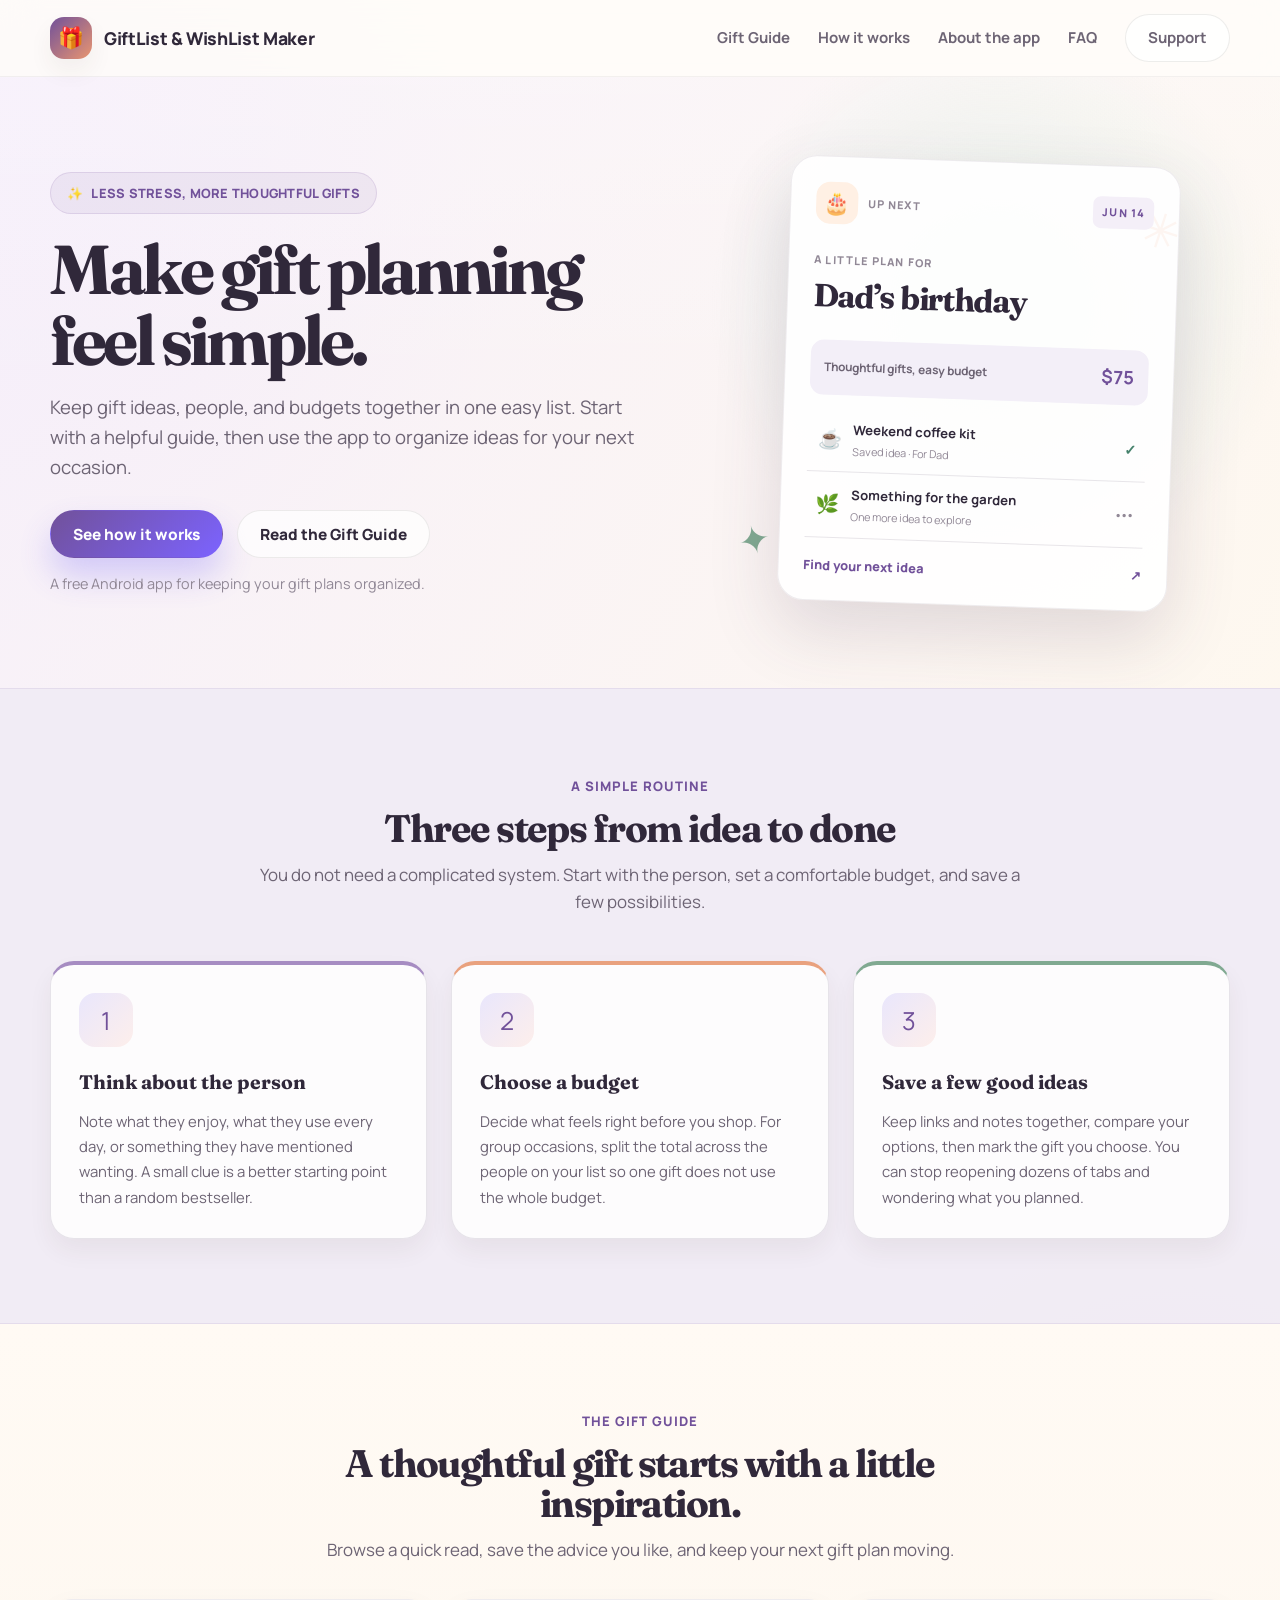
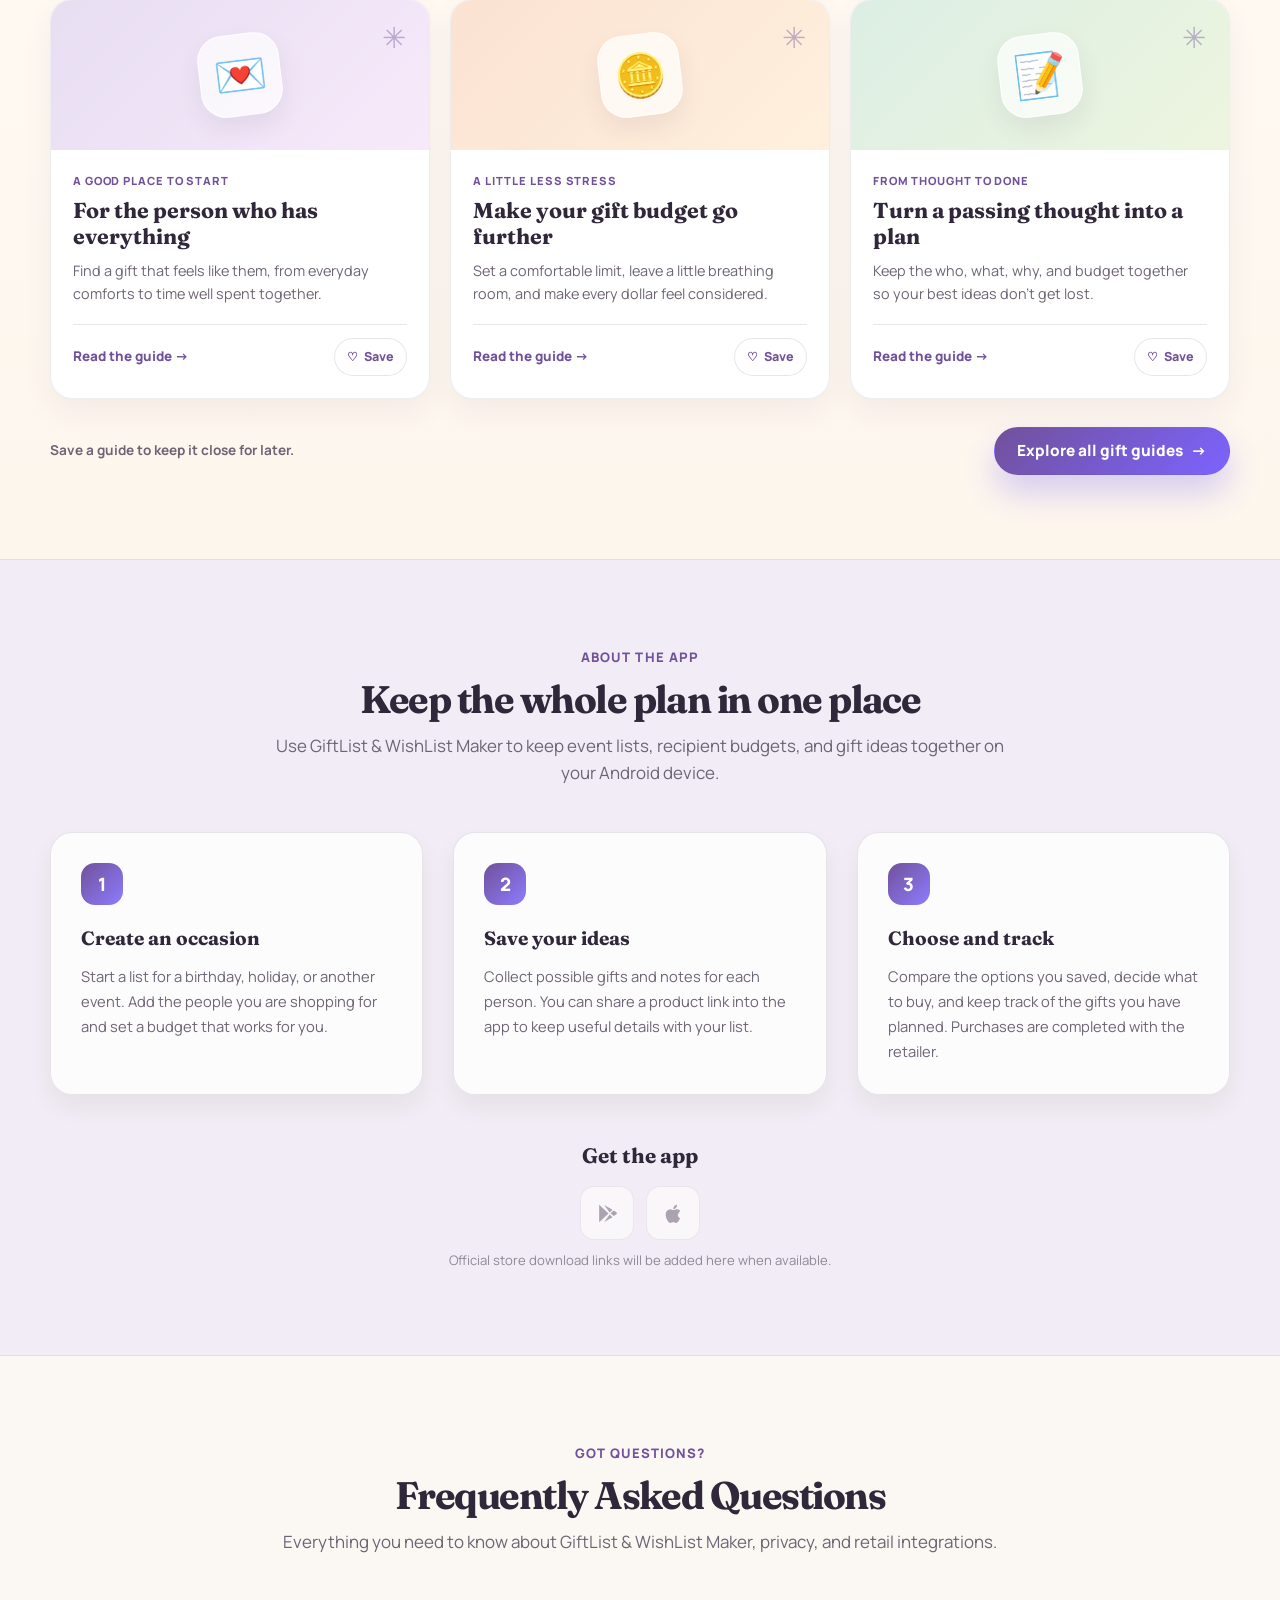
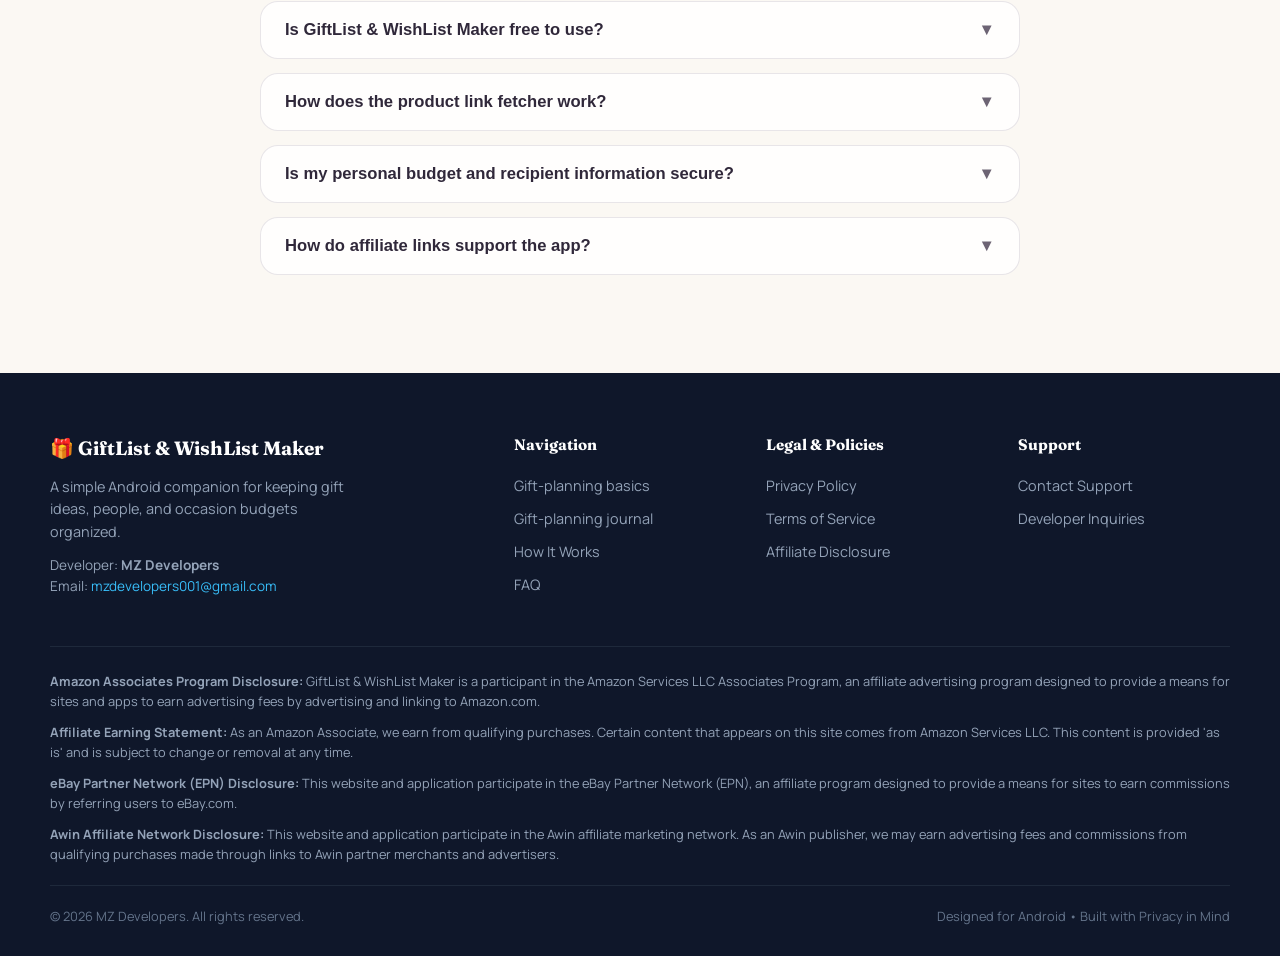
<file: index.html>
<!DOCTYPE html>
<html lang="en">
<head>
  <meta charset="UTF-8" />
  <meta name="viewport" content="width=device-width, initial-scale=1.0" />
  <title>GiftList & WishList Maker - Smart Event Budgeting & Gift Registry</title>
  <meta name="description" content="Plan events, manage recipient budgets, and curate candidate gifts from Amazon, eBay, and top retailers with GiftList & WishList Maker for Android." />
  <meta name="keywords" content="gift list maker, wishlist app, event budget planner, holiday gift list, amazon gift ideas, ebay gift recommendations, recipient gift tracker" />
  <meta property="og:title" content="GiftList & WishList Maker - Smart Event Budgeting & Gift Registry" />
  <meta property="og:description" content="The intuitive mobile app to organize gift ideas, compare prices, and keep your holiday and birthday budgets on track." />
  <meta property="og:type" content="website" />
  <!-- Awin Publisher Verification: Awin -->
  <meta name="awin" content="awin-publisher-verification" />
  <meta name="awin-site-verification" content="Awin" />
  <link rel="stylesheet" href="css/style.css" />
<link rel="icon" type="image/png" sizes="32x32" href="/resources/favicon-32x32.png">
<link rel="icon" type="image/png" sizes="16x16" href="/resources/favicon-32x32.png">
<link rel="apple-touch-icon" href="/resources/favicon-32x32.png">
</head>
<body>

  <!-- Top Navigation Header -->
  <header class="site-header">
    <div class="container nav-wrap">
      <a href="/" class="brand">
        <div class="brand-icon">🎁</div>
        <span>GiftList & WishList Maker</span>
      </a>

      <button class="menu-toggle" aria-label="Toggle navigation menu" aria-expanded="false">☰</button>

      <ul class="nav-links">
        <li><a href="gift-guide.html">Gift Guide</a></li>
        <li><a href="#how-it-works">How it works</a></li>
        <li><a href="#features">About the app</a></li>
        <li><a href="#faq">FAQ</a></li>
        <li><a href="contact.html" class="btn btn-secondary">Support</a></li>
      </ul>
    </div>
  </header>

  <!-- Hero Section -->
  <section class="hero">
    <div class="container hero-grid">
      <div class="hero-content">
        <div class="hero-badge">
          <span>✨</span> Less stress, more thoughtful gifts
        </div>
        <h1>Make gift planning feel simple.</h1>
        <p class="hero-lead">
          Keep gift ideas, people, and budgets together in one easy list. Start with a helpful guide, then use the app to organize ideas for your next occasion.
        </p>

        <div class="hero-actions">
          <a href="#how-it-works" class="btn btn-primary">See how it works</a>
          <a href="gift-guide.html" class="btn btn-secondary">Read the Gift Guide</a>
        </div>
        <p class="hero-note">A free Android app for keeping your gift plans organized.</p>
      </div>
      <div class="hero-visual" aria-label="A sample birthday gift plan">
        <div class="hero-plan-card">
          <div class="hero-plan-top">
            <span class="hero-plan-icon" aria-hidden="true">🎂</span>
            <span class="hero-plan-label">UP NEXT</span>
            <span class="hero-plan-date">JUN 14</span>
          </div>
          <p class="hero-plan-eyebrow">A LITTLE PLAN FOR</p>
          <h2>Dad’s birthday</h2>
          <div class="hero-plan-budget">
            <span>Thoughtful gifts, easy budget</span>
            <strong>$75</strong>
          </div>
          <div class="hero-plan-gift"><span aria-hidden="true">☕</span><span><strong>Weekend coffee kit</strong><small>Saved idea · For Dad</small></span><span class="hero-plan-check" aria-hidden="true">✓</span></div>
          <div class="hero-plan-gift"><span aria-hidden="true">🌿</span><span><strong>Something for the garden</strong><small>One more idea to explore</small></span><span class="hero-plan-more" aria-hidden="true">···</span></div>
          <a href="gift-guide.html" class="hero-plan-link">Find your next idea <span aria-hidden="true">↗</span></a>
        </div>
        <span class="hero-confetti hero-confetti-one" aria-hidden="true">✳</span>
        <span class="hero-confetti hero-confetti-two" aria-hidden="true">✦</span>
      </div>
    </div>
  </section>

  <!-- Core Features Section -->
  <section id="features" class="section section-alt">
    <div class="container">
      <div class="section-title-wrap">
        <span class="section-tag">A simple routine</span>
        <h2 class="section-title">Three steps from idea to done</h2>
        <p class="section-subtitle">You do not need a complicated system. Start with the person, set a comfortable budget, and save a few possibilities.</p>
      </div>

      <div class="features-grid">
        <div class="feature-card">
          <div class="feature-icon-wrap">1</div>
          <h3>Think about the person</h3>
          <p>Note what they enjoy, what they use every day, or something they have mentioned wanting. A small clue is a better starting point than a random bestseller.</p>
        </div>

        <div class="feature-card">
          <div class="feature-icon-wrap">2</div>
          <h3>Choose a budget</h3>
          <p>Decide what feels right before you shop. For group occasions, split the total across the people on your list so one gift does not use the whole budget.</p>
        </div>

        <div class="feature-card">
          <div class="feature-icon-wrap">3</div>
          <h3>Save a few good ideas</h3>
          <p>Keep links and notes together, compare your options, then mark the gift you choose. You can stop reopening dozens of tabs and wondering what you planned.</p>
        </div>
      </div>
    </div>
  </section>

  <!-- Gift guide cards -->
  <section class="section guide-home-section" id="gift-inspiration">
    <div class="container">
      <div class="section-title-wrap">
        <span class="section-tag">The gift guide</span>
        <h2 class="section-title">A thoughtful gift starts with a little inspiration.</h2>
        <p class="section-subtitle">Browse a quick read, save the advice you like, and keep your next gift plan moving.</p>
      </div>
      <div class="home-guide-grid">
        <article class="home-guide-card home-guide-card-lilac">
          <div class="home-guide-art" aria-hidden="true"><span>💌</span><i>✳</i></div>
          <div class="home-guide-content">
            <span class="home-guide-kicker">A good place to start</span>
            <h3>For the person who has everything</h3>
            <p>Find a gift that feels like them, from everyday comforts to time well spent together.</p>
            <div class="home-guide-actions">
              <a href="gift-guide.html#thoughtful-gifts">Read the guide <span aria-hidden="true">→</span></a>
              <button class="save-guide-button" type="button" data-save-guide="thoughtful-gifts" aria-pressed="false">♡ <span>Save</span></button>
            </div>
          </div>
        </article>
        <article class="home-guide-card home-guide-card-peach">
          <div class="home-guide-art" aria-hidden="true"><span>🪙</span><i>✳</i></div>
          <div class="home-guide-content">
            <span class="home-guide-kicker">A little less stress</span>
            <h3>Make your gift budget go further</h3>
            <p>Set a comfortable limit, leave a little breathing room, and make every dollar feel considered.</p>
            <div class="home-guide-actions">
              <a href="gift-guide.html#gift-budget">Read the guide <span aria-hidden="true">→</span></a>
              <button class="save-guide-button" type="button" data-save-guide="gift-budget" aria-pressed="false">♡ <span>Save</span></button>
            </div>
          </div>
        </article>
        <article class="home-guide-card home-guide-card-mint">
          <div class="home-guide-art" aria-hidden="true"><span>📝</span><i>✳</i></div>
          <div class="home-guide-content">
            <span class="home-guide-kicker">From thought to done</span>
            <h3>Turn a passing thought into a plan</h3>
            <p>Keep the who, what, why, and budget together so your best ideas don’t get lost.</p>
            <div class="home-guide-actions">
              <a href="gift-guide.html#organize-ideas">Read the guide <span aria-hidden="true">→</span></a>
              <button class="save-guide-button" type="button" data-save-guide="organize-ideas" aria-pressed="false">♡ <span>Save</span></button>
            </div>
          </div>
        </article>
      </div>
      <div class="guide-home-footer">
        <p class="saved-guide-summary" aria-live="polite"></p>
        <a href="gift-guide.html" class="btn btn-primary">Explore all gift guides <span aria-hidden="true">→</span></a>
      </div>
    </div>
  </section>

  <!-- How It Works Section -->
  <section id="how-it-works" class="section section-alt">
    <div class="container">
      <div class="section-title-wrap">
        <span class="section-tag">About the app</span>
        <h2 class="section-title">Keep the whole plan in one place</h2>
        <p class="section-subtitle">Use GiftList & WishList Maker to keep event lists, recipient budgets, and gift ideas together on your Android device.</p>
      </div>

      <div class="steps-grid">
        <div class="step-card">
          <div class="step-number">1</div>
          <h3>Create an occasion</h3>
          <p>Start a list for a birthday, holiday, or another event. Add the people you are shopping for and set a budget that works for you.</p>
        </div>

        <div class="step-card">
          <div class="step-number">2</div>
          <h3>Save your ideas</h3>
          <p>Collect possible gifts and notes for each person. You can share a product link into the app to keep useful details with your list.</p>
        </div>

        <div class="step-card">
          <div class="step-number">3</div>
          <h3>Choose and track</h3>
          <p>Compare the options you saved, decide what to buy, and keep track of the gifts you have planned. Purchases are completed with the retailer.</p>
        </div>
      </div>

      <div class="app-downloads">
        <h3>Get the app</h3>
        <div class="store-placeholders" aria-label="App store download links">
          <span class="store-placeholder" role="img" aria-label="Google Play download link coming soon" title="Google Play link coming soon">
            <svg class="store-icon" viewBox="0 0 24 24" aria-hidden="true"><path d="M4 3.5v17l9-8.5-9-8.5Zm10.1 9.5 2.7 2.5-8 4.6 5.3-7.1Zm-5.3-9.1 8 4.6-2.7 2.5-5.3-7.1Zm9.1 5.2 2.4 1.4c.9.5.9 1.9 0 2.4l-2.4 1.4-3-2.6 3-2.6Z"/></svg>
            <span class="sr-only">Google Play link coming soon</span>
          </span>
          <span class="store-placeholder" role="img" aria-label="Apple App Store download link coming soon" title="Apple App Store link coming soon">
            <svg class="store-icon" viewBox="0 0 24 24" aria-hidden="true"><path d="M16.7 12.8c0-2.1 1.7-3.1 1.8-3.2-1-1.5-2.6-1.7-3.2-1.7-1.4-.1-2.7.8-3.4.8-.7 0-1.7-.8-2.9-.8-1.5 0-2.9.9-3.7 2.2-1.6 2.7-.4 6.7 1.1 8.9.7 1.1 1.5 2.2 2.6 2.1 1 0 1.4-.7 2.7-.7s1.7.7 2.8.7c1.2 0 1.9-1.1 2.6-2.2.8-1.2 1.1-2.3 1.1-2.4-.1 0-2.1-.8-2.1-3.7ZM14.5 6.4c.6-.7 1-1.7.9-2.7-.9 0-2 .6-2.6 1.3-.6.7-1.1 1.7-1 2.6 1 .1 2-.5 2.7-1.2Z"/></svg>
            <span class="sr-only">Apple App Store link coming soon</span>
          </span>
        </div>
        <p class="store-note">Official store download links will be added here when available.</p>
      </div>
    </div>
  </section>

  <!-- FAQ Section -->
  <section id="faq" class="section">
    <div class="container">
      <div class="section-title-wrap">
        <span class="section-tag">Got Questions?</span>
        <h2 class="section-title">Frequently Asked Questions</h2>
        <p class="section-subtitle">Everything you need to know about GiftList & WishList Maker, privacy, and retail integrations.</p>
      </div>

      <div class="faq-list">
        <div class="faq-item">
          <button class="faq-question" type="button" aria-expanded="false" aria-controls="faq-answer-free">
            <span>Is GiftList & WishList Maker free to use?</span>
            <span class="faq-chevron">▼</span>
          </button>
          <div class="faq-answer" id="faq-answer-free">
            Yes! The app provides complete event budget planning, recipient tracking, and candidate gift organization completely free.
          </div>
        </div>

        <div class="faq-item">
          <button class="faq-question" type="button" aria-expanded="false" aria-controls="faq-answer-links">
            <span>How does the product link fetcher work?</span>
            <span class="faq-chevron">▼</span>
          </button>
          <div class="faq-answer" id="faq-answer-links">
            When you enter or share a product URL into the app, our metadata service parses the webpage's open graph meta tags and product schema to extract the official title, thumbnail image, store name, and price, formatting them into an easy-to-read candidate card.
          </div>
        </div>

        <div class="faq-item">
          <button class="faq-question" type="button" aria-expanded="false" aria-controls="faq-answer-privacy">
            <span>Is my personal budget and recipient information secure?</span>
            <span class="faq-chevron">▼</span>
          </button>
          <div class="faq-answer" id="faq-answer-privacy">
            Absolutely. GiftList & WishList Maker operates with a local-first philosophy. Your event names, recipient budgets, and gift candidate lists are stored in a private SQLite database directly on your device. We do not sell your personal shopping data.
          </div>
        </div>

        <div class="faq-item">
          <button class="faq-question" type="button" aria-expanded="false" aria-controls="faq-answer-affiliate">
            <span>How do affiliate links support the app?</span>
            <span class="faq-chevron">▼</span>
          </button>
          <div class="faq-answer" id="faq-answer-affiliate">
            When you click on merchant product links (such as Amazon or eBay) to complete a purchase, we may earn a small affiliate commission at absolutely no additional cost to you. This enables us to maintain and continuously improve the app.
          </div>
        </div>
      </div>
    </div>
  </section>

  <!-- Footer with Mandatory Amazon & eBay Disclaimers -->
  <footer class="site-footer">
    <div class="container">
      <div class="footer-grid">
        <div class="footer-brand">
          <h3>🎁 GiftList & WishList Maker</h3>
          <p>A simple Android companion for keeping gift ideas, people, and occasion budgets organized.</p>
          <p style="margin-top: 12px; font-size: 0.85rem; color: #94a3b8;">
            Developer: <strong>MZ Developers</strong><br />
            Email: <a href="mailto:mzdevelopers001@gmail.com" style="color: #38bdf8;">mzdevelopers001@gmail.com</a>
          </p>
        </div>

        <div class="footer-col">
          <h4>Navigation</h4>
          <ul>
            <li><a href="#features">Gift-planning basics</a></li>
            <li><a href="gift-guide.html">Gift-planning journal</a></li>
            <li><a href="#how-it-works">How It Works</a></li>
            <li><a href="#faq">FAQ</a></li>
          </ul>
        </div>

        <div class="footer-col">
          <h4>Legal & Policies</h4>
          <ul>
            <li><a href="privacy.html">Privacy Policy</a></li>
            <li><a href="terms.html">Terms of Service</a></li>
            <li><a href="disclosure.html">Affiliate Disclosure</a></li>
          </ul>
        </div>

        <div class="footer-col">
          <h4>Support</h4>
          <ul>
            <li><a href="contact.html">Contact Support</a></li>
            <li><a href="mailto:mzdevelopers001@gmail.com">Developer Inquiries</a></li>
          </ul>
        </div>
      </div>

      <!-- Mandatory Affiliate Compliance Statements -->
      <div class="footer-disclaimer-panel">
        <p>
          <strong>Amazon Associates Program Disclosure:</strong> GiftList & WishList Maker is a participant in the Amazon Services LLC Associates Program, an affiliate advertising program designed to provide a means for sites and apps to earn advertising fees by advertising and linking to Amazon.com.
        </p>
        <p>
          <strong>Affiliate Earning Statement:</strong> As an Amazon Associate, we earn from qualifying purchases. Certain content that appears on this site comes from Amazon Services LLC. This content is provided 'as is' and is subject to change or removal at any time.
        </p>
        <p>
          <strong>eBay Partner Network (EPN) Disclosure:</strong> This website and application participate in the eBay Partner Network (EPN), an affiliate program designed to provide a means for sites to earn commissions by referring users to eBay.com.
        </p>
        <p>
          <strong>Awin Affiliate Network Disclosure:</strong> This website and application participate in the Awin affiliate marketing network. As an Awin publisher, we may earn advertising fees and commissions from qualifying purchases made through links to Awin partner merchants and advertisers.
        </p>
      </div>

      <div class="footer-bottom">
        <div>
          &copy; <span class="current-year">2026</span> MZ Developers. All rights reserved.
        </div>
        <div>
          Designed for Android &bull; Built with Privacy in Mind
        </div>
      </div>
    </div>
  </footer>

  <script src="js/main.js"></script>
</body>
</html>
</file>
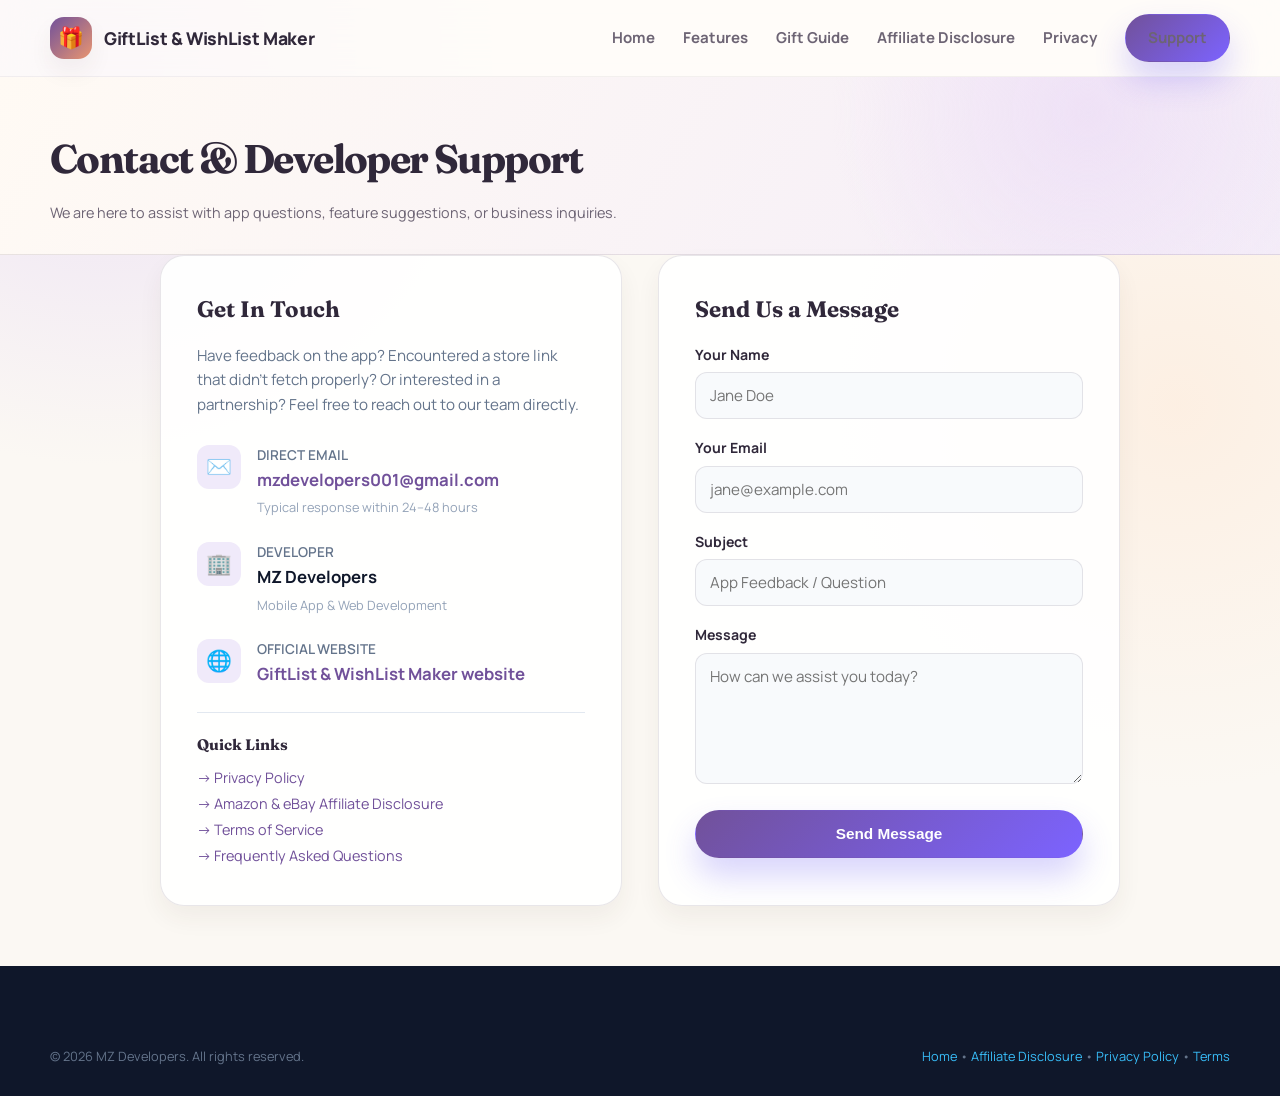
<file: contact.html>
<!DOCTYPE html>
<html lang="en">
<head>
  <meta charset="UTF-8" />
  <meta name="viewport" content="width=device-width, initial-scale=1.0" />
  <title>Contact & Support - GiftList & WishList Maker</title>
  <meta name="description" content="Contact MZ Developers for support, feedback, or business inquiries regarding GiftList & WishList Maker." />
  <link rel="stylesheet" href="css/style.css" />
</head>
<body>

  <!-- Top Navigation Header -->
  <header class="site-header">
    <div class="container nav-wrap">
      <a href="/" class="brand">
        <div class="brand-icon">🎁</div>
        <span>GiftList & WishList Maker</span>
      </a>
      <button class="menu-toggle" aria-label="Toggle navigation menu">☰</button>
      <ul class="nav-links">
        <li><a href="index.html">Home</a></li>
        <li><a href="index.html#features">Features</a></li>
        <li><a href="gift-guide.html">Gift Guide</a></li>
        <li><a href="disclosure.html">Affiliate Disclosure</a></li>
        <li><a href="privacy.html">Privacy</a></li>
        <li><a href="contact.html" class="btn btn-primary">Support</a></li>
      </ul>
    </div>
  </header>

  <!-- Page Header -->
  <div class="legal-page-header">
    <div class="container">
      <h1>Contact & Developer Support</h1>
      <div class="legal-meta">We are here to assist with app questions, feature suggestions, or business inquiries.</div>
    </div>
  </div>

  <!-- Contact Main Section -->
  <main class="container" style="margin-bottom: 60px;">
    <div class="contact-grid">
      <!-- Contact Info Card -->
      <div class="contact-card">
        <h2 style="font-size: 1.4rem; font-weight: 700; margin-bottom: 16px;">Get In Touch</h2>
        <p style="color: #64748b; margin-bottom: 28px; font-size: 0.95rem;">
          Have feedback on the app? Encountered a store link that didn't fetch properly? Or interested in a partnership? Feel free to reach out to our team directly.
        </p>

        <div class="contact-item">
          <div class="contact-icon">✉️</div>
          <div>
            <div style="font-size: 0.85rem; color: #64748b; font-weight: 600;">DIRECT EMAIL</div>
            <div style="font-weight: 700; color: #0f172a; font-size: 1.05rem;">
              <a href="mailto:mzdevelopers001@gmail.com">mzdevelopers001@gmail.com</a>
            </div>
            <div style="font-size: 0.8rem; color: #94a3b8; margin-top: 4px;">Typical response within 24–48 hours</div>
          </div>
        </div>

        <div class="contact-item">
          <div class="contact-icon">🏢</div>
          <div>
            <div style="font-size: 0.85rem; color: #64748b; font-weight: 600;">DEVELOPER</div>
            <div style="font-weight: 700; color: #0f172a; font-size: 1.05rem;">MZ Developers</div>
            <div style="font-size: 0.8rem; color: #94a3b8; margin-top: 4px;">Mobile App & Web Development</div>
          </div>
        </div>

        <div class="contact-item">
          <div class="contact-icon">🌐</div>
          <div>
            <div style="font-size: 0.85rem; color: #64748b; font-weight: 600;">OFFICIAL WEBSITE</div>
            <div style="font-weight: 700; color: #0f172a; font-size: 1.05rem;">
              <a href="/">GiftList &amp; WishList Maker website</a>
            </div>
          </div>
        </div>

        <div style="border-top: 1px solid #e2e8f0; padding-top: 20px; margin-top: 24px;">
          <h4 style="font-size: 0.95rem; font-weight: 700; margin-bottom: 8px;">Quick Links</h4>
          <ul style="list-style: none; font-size: 0.9rem; line-height: 1.8;">
            <li><a href="privacy">→ Privacy Policy</a></li>
            <li><a href="disclosure">→ Amazon & eBay Affiliate Disclosure</a></li>
            <li><a href="terms">→ Terms of Service</a></li>
            <li><a href="/#faq">→ Frequently Asked Questions</a></li>
          </ul>
        </div>
      </div>

      <!-- Contact Message Form Card -->
      <div class="contact-card">
        <h2 style="font-size: 1.4rem; font-weight: 700; margin-bottom: 16px;">Send Us a Message</h2>

        <div id="formSuccess" style="display: none; background: #ecfdf5; border: 1px solid #a7f3d0; color: #065f46; padding: 14px 18px; border-radius: 8px; margin-bottom: 20px; font-size: 0.9rem;">
          ✓ Thank you! Your message has been sent to <strong>mzdevelopers001@gmail.com</strong>. We will get back to you shortly.
        </div>

        <form id="contactForm" class="contact-form">
          <div class="form-group">
            <label for="name">Your Name</label>
            <input type="text" id="name" required placeholder="Jane Doe" />
          </div>

          <div class="form-group">
            <label for="email">Your Email</label>
            <input type="email" id="email" required placeholder="jane@example.com" />
          </div>

          <div class="form-group">
            <label for="subject">Subject</label>
            <input type="text" id="subject" required placeholder="App Feedback / Question" />
          </div>

          <div class="form-group">
            <label for="message">Message</label>
            <textarea id="message" rows="5" required placeholder="How can we assist you today?"></textarea>
          </div>

          <button type="submit" class="btn btn-primary" style="width: 100%; padding: 12px;">Send Message</button>
        </form>
      </div>
    </div>
  </main>

  <!-- Footer -->
  <footer class="site-footer">
    <div class="container">
      <div class="footer-bottom" style="border: none; padding: 0;">
        <div>&copy; <span class="current-year">2026</span> MZ Developers. All rights reserved.</div>
        <div><a href="index.html" style="color: #38bdf8;">Home</a> &bull; <a href="disclosure.html" style="color: #38bdf8;">Affiliate Disclosure</a> &bull; <a href="privacy.html" style="color: #38bdf8;">Privacy Policy</a> &bull; <a href="terms.html" style="color: #38bdf8;">Terms</a></div>
      </div>
    </div>
  </footer>

  <script src="js/main.js"></script>
</body>
</html>
</file>
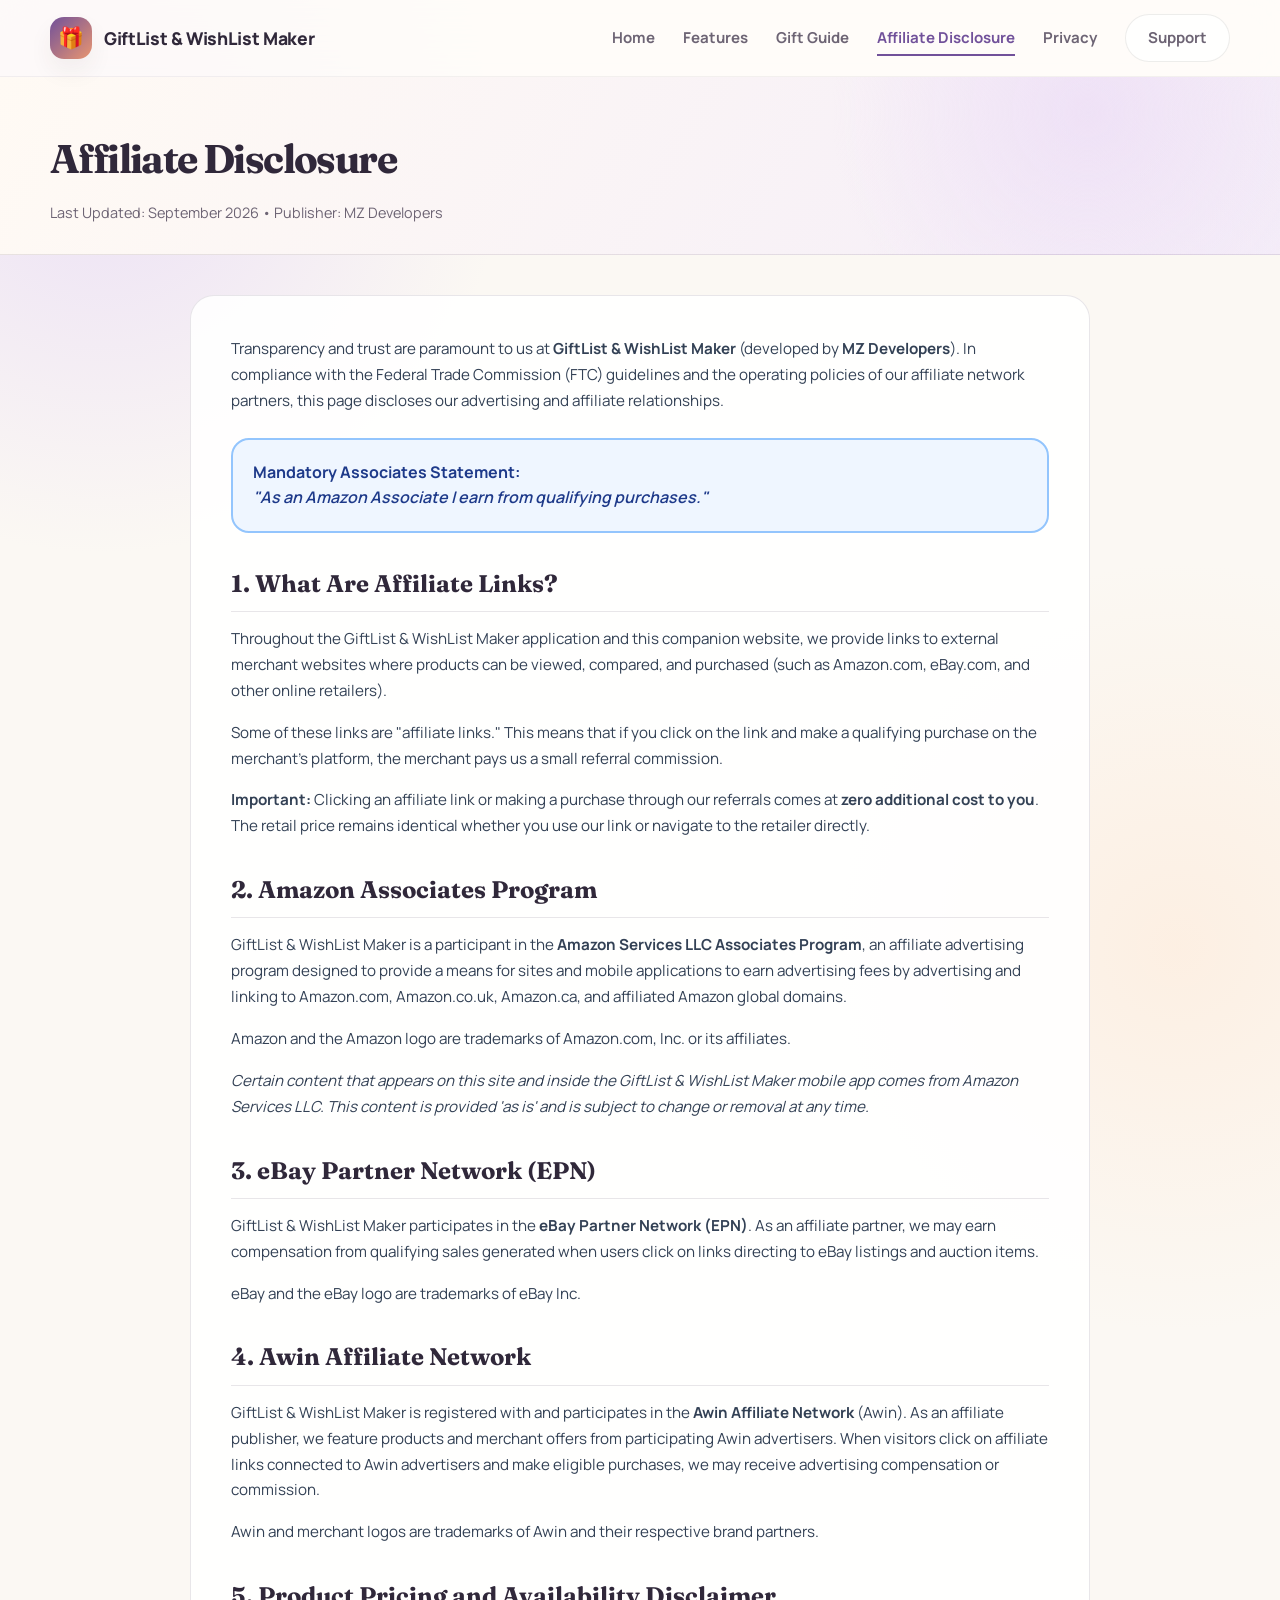
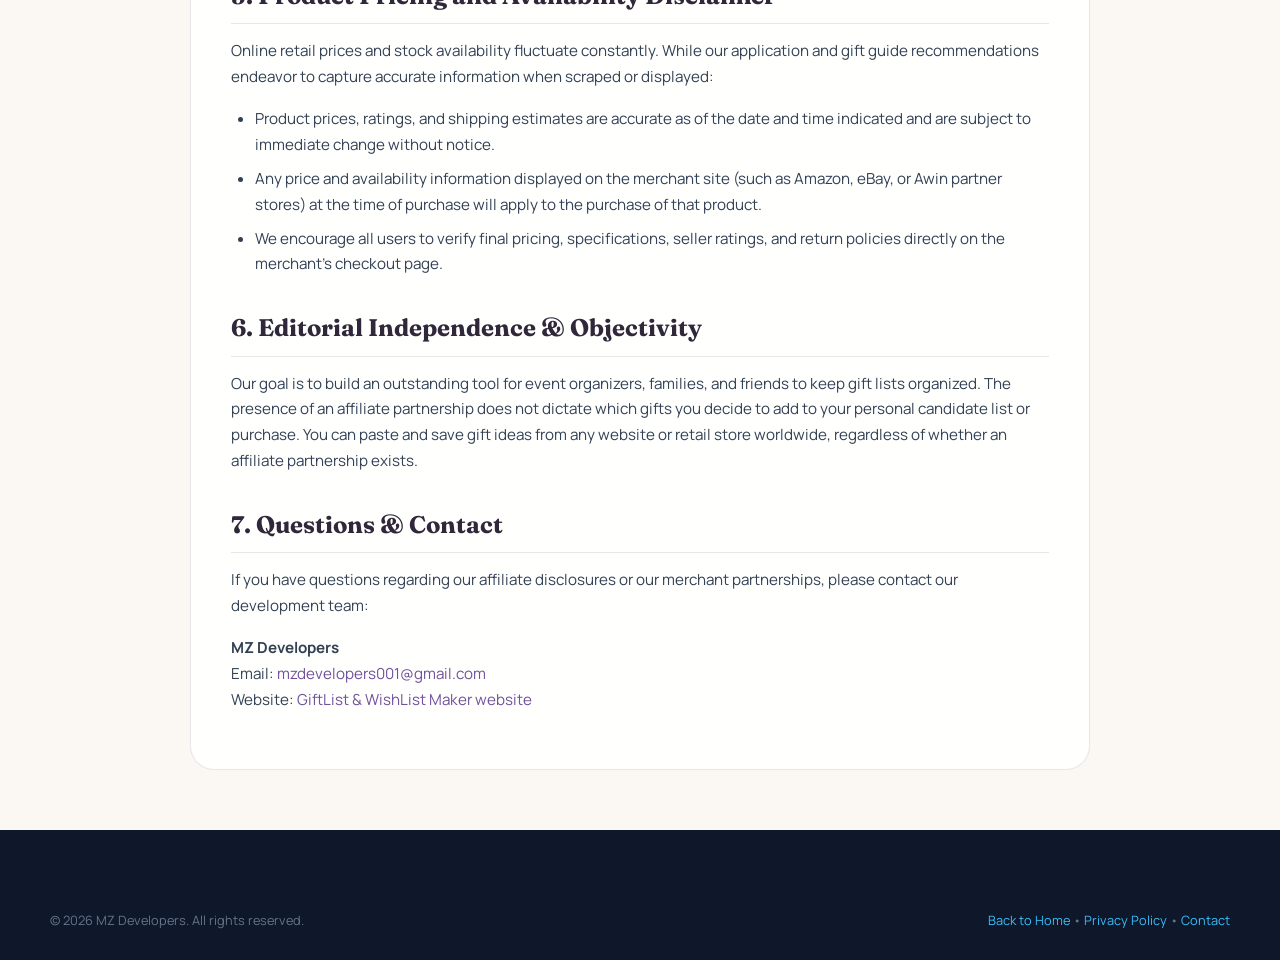
<file: disclosure.html>
<!DOCTYPE html>
<html lang="en">
<head>
  <meta charset="UTF-8" />
  <meta name="viewport" content="width=device-width, initial-scale=1.0" />
  <title>Affiliate Disclosure - GiftList & WishList Maker</title>
  <meta name="description" content="Affiliate Disclosure for GiftList & WishList Maker covering Amazon Associates, eBay Partner Network, and Awin affiliate participation." />
  <!-- Awin Publisher Verification: Awin -->
  <meta name="awin" content="awin-publisher-verification" />
  <meta name="awin-site-verification" content="Awin" />
  <link rel="stylesheet" href="css/style.css" />
</head>
<body>

  <!-- Top Navigation Header -->
  <header class="site-header">
    <div class="container nav-wrap">
      <a href="/" class="brand">
        <div class="brand-icon">🎁</div>
        <span>GiftList & WishList Maker</span>
      </a>
      <button class="menu-toggle" aria-label="Toggle navigation menu">☰</button>
      <ul class="nav-links">
        <li><a href="index.html">Home</a></li>
        <li><a href="index.html#features">Features</a></li>
        <li><a href="gift-guide.html">Gift Guide</a></li>
        <li><a href="disclosure.html" class="active">Affiliate Disclosure</a></li>
        <li><a href="privacy.html">Privacy</a></li>
        <li><a href="contact.html" class="btn btn-secondary">Support</a></li>
      </ul>
    </div>
  </header>

  <!-- Page Header -->
  <div class="legal-page-header">
    <div class="container">
      <h1>Affiliate Disclosure</h1>
      <div class="legal-meta">Last Updated: September 2026 &bull; Publisher: MZ Developers</div>
    </div>
  </div>

  <!-- Content Section -->
  <main class="container">
    <div class="legal-content">
      <p>
        Transparency and trust are paramount to us at <strong>GiftList & WishList Maker</strong> (developed by <strong>MZ Developers</strong>). In compliance with the Federal Trade Commission (FTC) guidelines and the operating policies of our affiliate network partners, this page discloses our advertising and affiliate relationships.
      </p>

      <div class="disclosure-highlight-box">
        <strong>Mandatory Associates Statement:</strong><br />
        <em>"As an Amazon Associate I earn from qualifying purchases."</em>
      </div>

      <h2>1. What Are Affiliate Links?</h2>
      <p>
        Throughout the GiftList & WishList Maker application and this companion website, we provide links to external merchant websites where products can be viewed, compared, and purchased (such as Amazon.com, eBay.com, and other online retailers).
      </p>
      <p>
        Some of these links are "affiliate links." This means that if you click on the link and make a qualifying purchase on the merchant's platform, the merchant pays us a small referral commission.
      </p>
      <p>
        <strong>Important:</strong> Clicking an affiliate link or making a purchase through our referrals comes at <strong>zero additional cost to you</strong>. The retail price remains identical whether you use our link or navigate to the retailer directly.
      </p>

      <h2>2. Amazon Associates Program</h2>
      <p>
        GiftList & WishList Maker is a participant in the <strong>Amazon Services LLC Associates Program</strong>, an affiliate advertising program designed to provide a means for sites and mobile applications to earn advertising fees by advertising and linking to Amazon.com, Amazon.co.uk, Amazon.ca, and affiliated Amazon global domains.
      </p>
      <p>
        Amazon and the Amazon logo are trademarks of Amazon.com, Inc. or its affiliates.
      </p>
      <p>
        <em>Certain content that appears on this site and inside the GiftList & WishList Maker mobile app comes from Amazon Services LLC. This content is provided 'as is' and is subject to change or removal at any time.</em>
      </p>

      <h2>3. eBay Partner Network (EPN)</h2>
      <p>
        GiftList & WishList Maker participates in the <strong>eBay Partner Network (EPN)</strong>. As an affiliate partner, we may earn compensation from qualifying sales generated when users click on links directing to eBay listings and auction items.
      </p>
      <p>
        eBay and the eBay logo are trademarks of eBay Inc.
      </p>

      <h2>4. Awin Affiliate Network</h2>
      <p>
        GiftList & WishList Maker is registered with and participates in the <strong>Awin Affiliate Network</strong> (Awin). As an affiliate publisher, we feature products and merchant offers from participating Awin advertisers. When visitors click on affiliate links connected to Awin advertisers and make eligible purchases, we may receive advertising compensation or commission.
      </p>
      <p>
        Awin and merchant logos are trademarks of Awin and their respective brand partners.
      </p>

      <h2>5. Product Pricing and Availability Disclaimer</h2>
      <p>
        Online retail prices and stock availability fluctuate constantly. While our application and gift guide recommendations endeavor to capture accurate information when scraped or displayed:
      </p>
      <ul>
        <li>Product prices, ratings, and shipping estimates are accurate as of the date and time indicated and are subject to immediate change without notice.</li>
        <li>Any price and availability information displayed on the merchant site (such as Amazon, eBay, or Awin partner stores) at the time of purchase will apply to the purchase of that product.</li>
        <li>We encourage all users to verify final pricing, specifications, seller ratings, and return policies directly on the merchant's checkout page.</li>
      </ul>

      <h2>6. Editorial Independence & Objectivity</h2>
      <p>
        Our goal is to build an outstanding tool for event organizers, families, and friends to keep gift lists organized. The presence of an affiliate partnership does not dictate which gifts you decide to add to your personal candidate list or purchase. You can paste and save gift ideas from any website or retail store worldwide, regardless of whether an affiliate partnership exists.
      </p>

      <h2>7. Questions & Contact</h2>
      <p>
        If you have questions regarding our affiliate disclosures or our merchant partnerships, please contact our development team:
      </p>
      <p>
        <strong>MZ Developers</strong><br />
        Email: <a href="mailto:mzdevelopers001@gmail.com">mzdevelopers001@gmail.com</a><br />
        Website: <a href="/">GiftList &amp; WishList Maker website</a>
      </p>
    </div>
  </main>

  <!-- Footer -->
  <footer class="site-footer">
    <div class="container">
      <div class="footer-bottom" style="border: none; padding: 0;">
        <div>&copy; <span class="current-year">2026</span> MZ Developers. All rights reserved.</div>
        <div><a href="index.html" style="color: #38bdf8;">Back to Home</a> &bull; <a href="privacy.html" style="color: #38bdf8;">Privacy Policy</a> &bull; <a href="contact.html" style="color: #38bdf8;">Contact</a></div>
      </div>
    </div>
  </footer>

  <script src="js/main.js"></script>
</body>
</html>
</file>
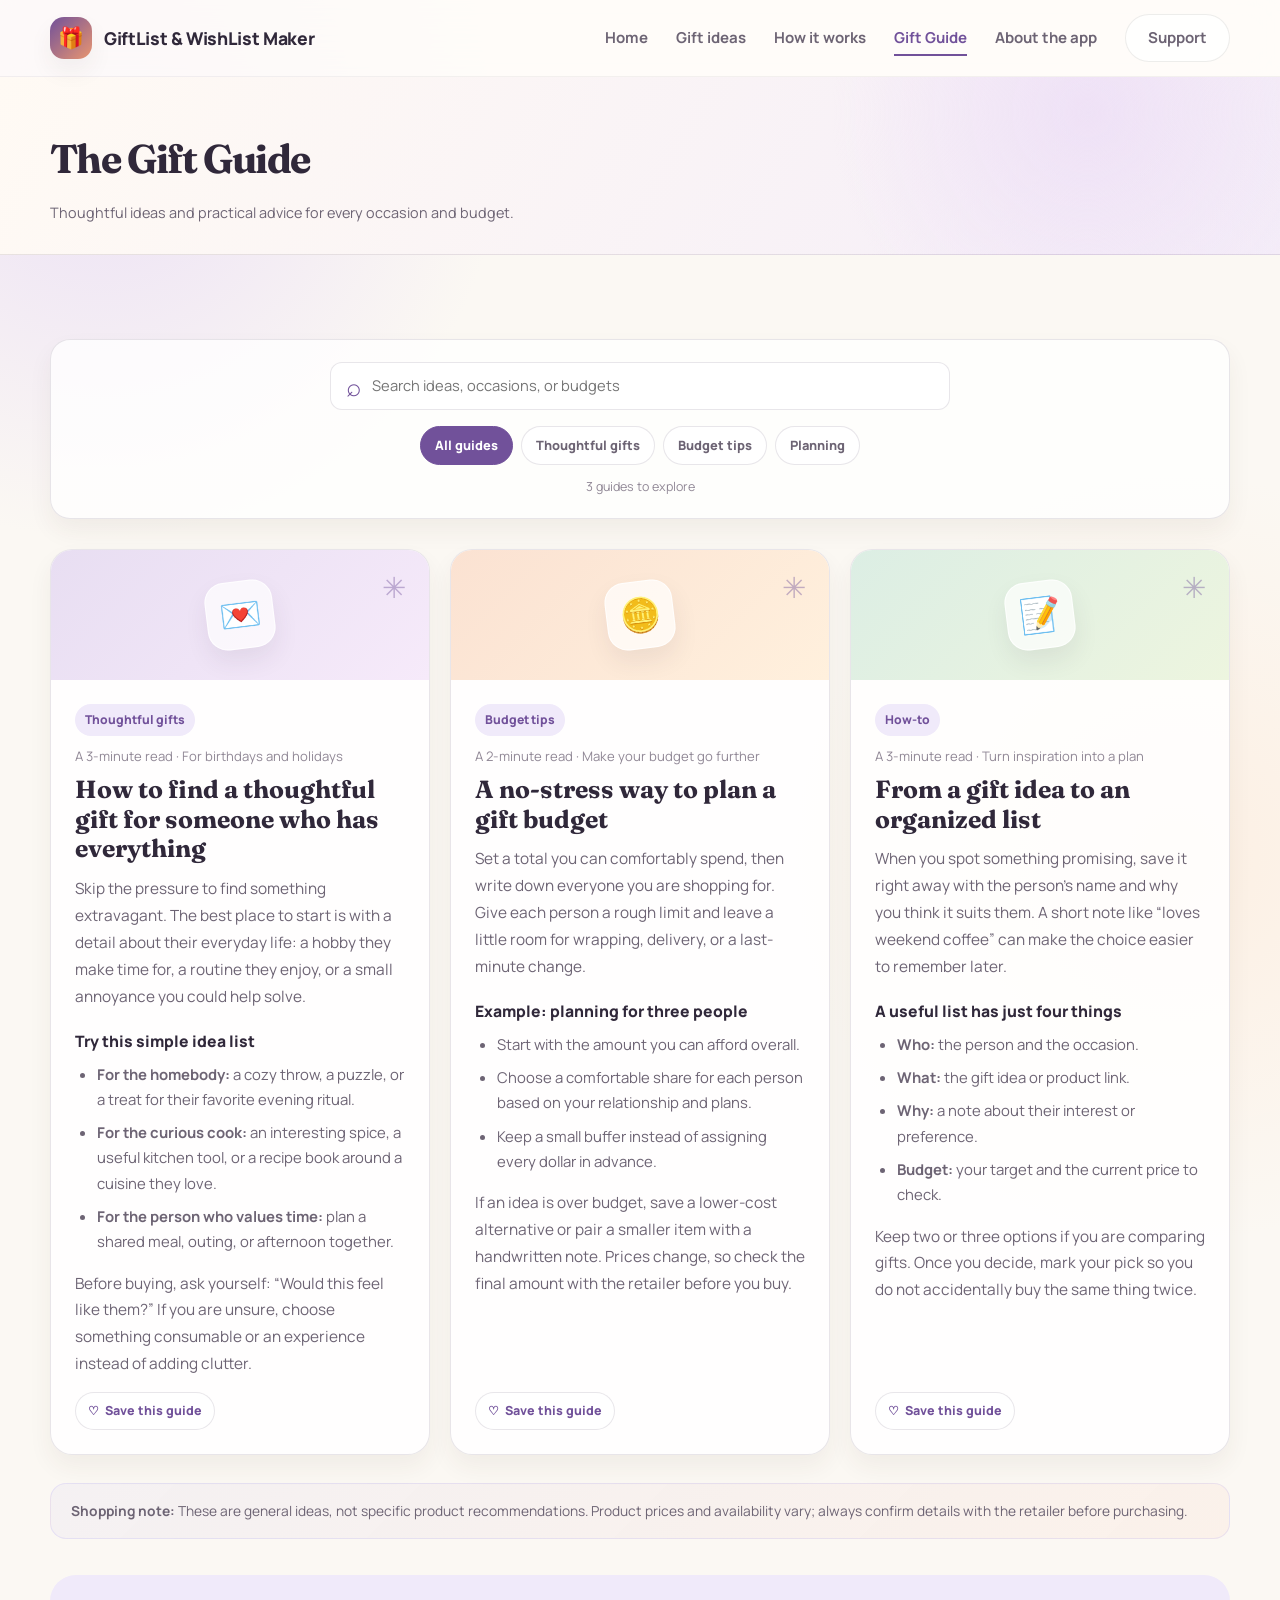
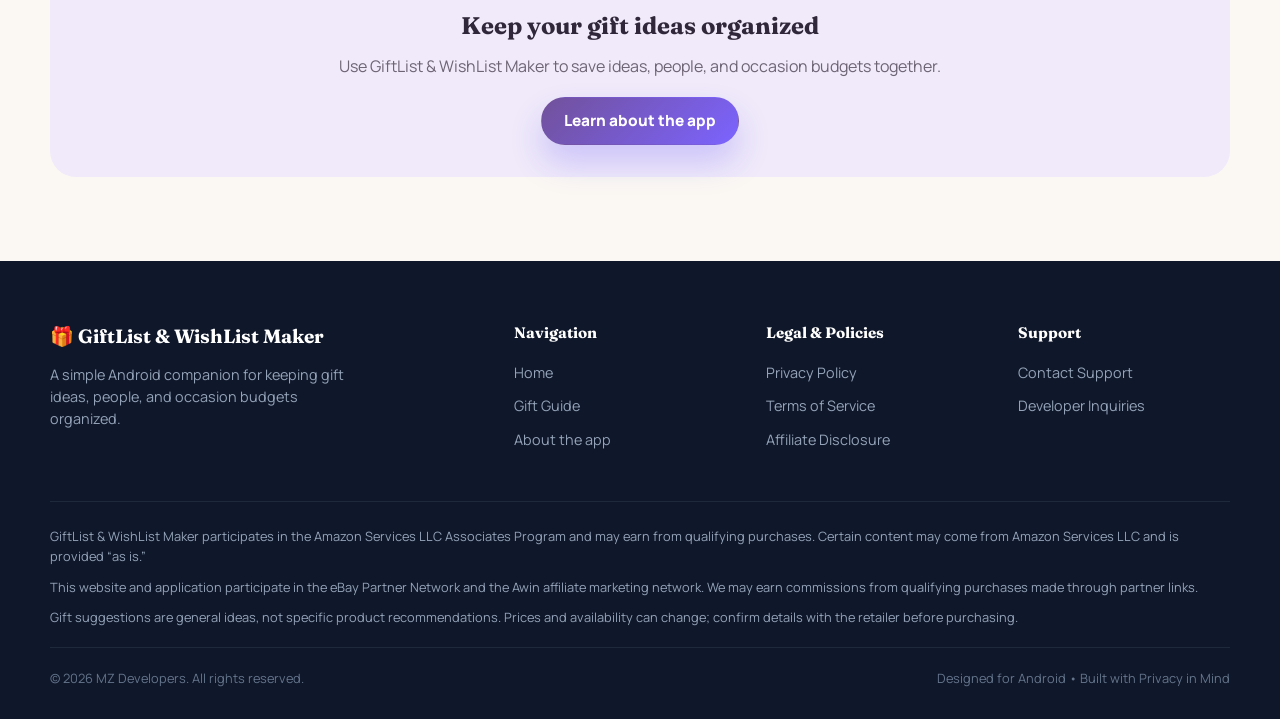
<file: gift-guide.html>
<!DOCTYPE html>
<html lang="en">
<head>
  <meta charset="UTF-8" />
  <meta name="viewport" content="width=device-width, initial-scale=1.0" />
  <title>Gift Guide & Ideas - GiftList & WishList Maker</title>
  <meta name="description" content="Explore practical gift ideas, budget-planning advice, and simple tips for organizing thoughtful gifts." />
  <link rel="stylesheet" href="css/style.css" />
</head>
<body>
  <header class="site-header">
    <div class="container nav-wrap">
      <a href="/" class="brand">
        <div class="brand-icon">🎁</div>
        <span>GiftList & WishList Maker</span>
      </a>
      <button class="menu-toggle" aria-label="Toggle navigation menu" aria-expanded="false">☰</button>
      <ul class="nav-links">
        <li><a href="index.html">Home</a></li>
        <li><a href="index.html#gift-inspiration">Gift ideas</a></li>
        <li><a href="index.html#how-it-works">How it works</a></li>
        <li><a href="gift-guide.html" class="active">Gift Guide</a></li>
        <li><a href="index.html#features">About the app</a></li>
        <li><a href="contact.html" class="btn btn-secondary">Support</a></li>
      </ul>
    </div>
  </header>

  <div class="legal-page-header">
    <div class="container">
      <h1>The Gift Guide</h1>
      <div class="legal-meta">Thoughtful ideas and practical advice for every occasion and budget.</div>
    </div>
  </div>

  <main>
    <section class="section">
      <div class="container">
        <div class="guide-tools" aria-label="Find a gift guide">
          <label class="guide-search">
            <span class="sr-only">Search gift guides</span>
            <span class="guide-search-icon" aria-hidden="true">⌕</span>
            <input id="guide-search" type="search" placeholder="Search ideas, occasions, or budgets" autocomplete="off" />
          </label>
          <div class="guide-filters" role="group" aria-label="Filter gift guides">
            <button class="guide-filter active" type="button" data-guide-filter="all" aria-pressed="true">All guides</button>
            <button class="guide-filter" type="button" data-guide-filter="thoughtful" aria-pressed="false">Thoughtful gifts</button>
            <button class="guide-filter" type="button" data-guide-filter="budget" aria-pressed="false">Budget tips</button>
            <button class="guide-filter" type="button" data-guide-filter="planning" aria-pressed="false">Planning</button>
          </div>
          <p class="guide-result-count" id="guide-result-count" aria-live="polite"></p>
        </div>
        <div class="guide-grid">
          <article class="guide-card" id="thoughtful-gifts" data-guide-category="thoughtful">
            <div class="guide-card-art guide-card-art-lilac" aria-hidden="true"><span>💌</span><i>✳</i></div>
            <div class="guide-body">
              <span class="guide-store-badge">Thoughtful gifts</span>
              <p class="article-meta">A 3-minute read · For birthdays and holidays</p>
              <h2 class="guide-title">How to find a thoughtful gift for someone who has everything</h2>
              <p class="guide-desc">Skip the pressure to find something extravagant. The best place to start is with a detail about their everyday life: a hobby they make time for, a routine they enjoy, or a small annoyance you could help solve.</p>
              <h3 class="article-subtitle">Try this simple idea list</h3>
              <ul class="article-list">
                <li><strong>For the homebody:</strong> a cozy throw, a puzzle, or a treat for their favorite evening ritual.</li>
                <li><strong>For the curious cook:</strong> an interesting spice, a useful kitchen tool, or a recipe book around a cuisine they love.</li>
                <li><strong>For the person who values time:</strong> plan a shared meal, outing, or afternoon together.</li>
              </ul>
              <p class="guide-desc">Before buying, ask yourself: “Would this feel like them?” If you are unsure, choose something consumable or an experience instead of adding clutter.</p>
              <button class="save-guide-button" type="button" data-save-guide="thoughtful-gifts" aria-pressed="false">♡ <span>Save this guide</span></button>
            </div>
          </article>

          <article class="guide-card" id="gift-budget" data-guide-category="budget">
            <div class="guide-card-art guide-card-art-peach" aria-hidden="true"><span>🪙</span><i>✳</i></div>
            <div class="guide-body">
              <span class="guide-store-badge">Budget tips</span>
              <p class="article-meta">A 2-minute read · Make your budget go further</p>
              <h2 class="guide-title">A no-stress way to plan a gift budget</h2>
              <p class="guide-desc">Set a total you can comfortably spend, then write down everyone you are shopping for. Give each person a rough limit and leave a little room for wrapping, delivery, or a last-minute change.</p>
              <h3 class="article-subtitle">Example: planning for three people</h3>
              <ul class="article-list">
                <li>Start with the amount you can afford overall.</li>
                <li>Choose a comfortable share for each person based on your relationship and plans.</li>
                <li>Keep a small buffer instead of assigning every dollar in advance.</li>
              </ul>
              <p class="guide-desc">If an idea is over budget, save a lower-cost alternative or pair a smaller item with a handwritten note. Prices change, so check the final amount with the retailer before you buy.</p>
              <button class="save-guide-button" type="button" data-save-guide="gift-budget" aria-pressed="false">♡ <span>Save this guide</span></button>
            </div>
          </article>

          <article class="guide-card" id="organize-ideas" data-guide-category="planning">
            <div class="guide-card-art guide-card-art-mint" aria-hidden="true"><span>📝</span><i>✳</i></div>
            <div class="guide-body">
              <span class="guide-store-badge">How-to</span>
              <p class="article-meta">A 3-minute read · Turn inspiration into a plan</p>
              <h2 class="guide-title">From a gift idea to an organized list</h2>
              <p class="guide-desc">When you spot something promising, save it right away with the person’s name and why you think it suits them. A short note like “loves weekend coffee” can make the choice easier to remember later.</p>
              <h3 class="article-subtitle">A useful list has just four things</h3>
              <ul class="article-list">
                <li><strong>Who:</strong> the person and the occasion.</li>
                <li><strong>What:</strong> the gift idea or product link.</li>
                <li><strong>Why:</strong> a note about their interest or preference.</li>
                <li><strong>Budget:</strong> your target and the current price to check.</li>
              </ul>
              <p class="guide-desc">Keep two or three options if you are comparing gifts. Once you decide, mark your pick so you do not accidentally buy the same thing twice.</p>
              <button class="save-guide-button" type="button" data-save-guide="organize-ideas" aria-pressed="false">♡ <span>Save this guide</span></button>
            </div>
          </article>
        </div>

        <p class="guide-empty-state" id="guide-empty-state" hidden>No guides match that search. Try a different word or filter.</p>
        <div class="compliance-box">
          <strong>Shopping note:</strong> These are general ideas, not specific product recommendations. Product prices and availability vary; always confirm details with the retailer before purchasing.
        </div>
        <div class="guide-app-cta">
          <h2>Keep your gift ideas organized</h2>
          <p>Use GiftList & WishList Maker to save ideas, people, and occasion budgets together.</p>
          <a href="index.html#how-it-works" class="btn btn-primary">Learn about the app</a>
        </div>
      </div>
    </section>
  </main>

  <footer class="site-footer">
    <div class="container">
      <div class="footer-grid">
        <div class="footer-brand">
          <h3>🎁 GiftList & WishList Maker</h3>
          <p>A simple Android companion for keeping gift ideas, people, and occasion budgets organized.</p>
        </div>
        <div class="footer-col">
          <h4>Navigation</h4>
          <ul>
            <li><a href="index.html">Home</a></li>
            <li><a href="gift-guide.html">Gift Guide</a></li>
            <li><a href="index.html#how-it-works">About the app</a></li>
          </ul>
        </div>
        <div class="footer-col">
          <h4>Legal & Policies</h4>
          <ul>
            <li><a href="privacy.html">Privacy Policy</a></li>
            <li><a href="terms.html">Terms of Service</a></li>
            <li><a href="disclosure.html">Affiliate Disclosure</a></li>
          </ul>
        </div>
        <div class="footer-col">
          <h4>Support</h4>
          <ul>
            <li><a href="contact.html">Contact Support</a></li>
            <li><a href="mailto:mzdevelopers001@gmail.com">Developer Inquiries</a></li>
          </ul>
        </div>
      </div>
      <div class="footer-disclaimer-panel">
        <p>GiftList & WishList Maker participates in the Amazon Services LLC Associates Program and may earn from qualifying purchases. Certain content may come from Amazon Services LLC and is provided “as is.”</p>
        <p>This website and application participate in the eBay Partner Network and the Awin affiliate marketing network. We may earn commissions from qualifying purchases made through partner links.</p>
        <p>Gift suggestions are general ideas, not specific product recommendations. Prices and availability can change; confirm details with the retailer before purchasing.</p>
      </div>
      <div class="footer-bottom">
        <div>&copy; <span class="current-year">2026</span> MZ Developers. All rights reserved.</div>
        <div>Designed for Android &bull; Built with Privacy in Mind</div>
      </div>
    </div>
  </footer>

  <script src="js/main.js"></script>
</body>
</html>
</file>
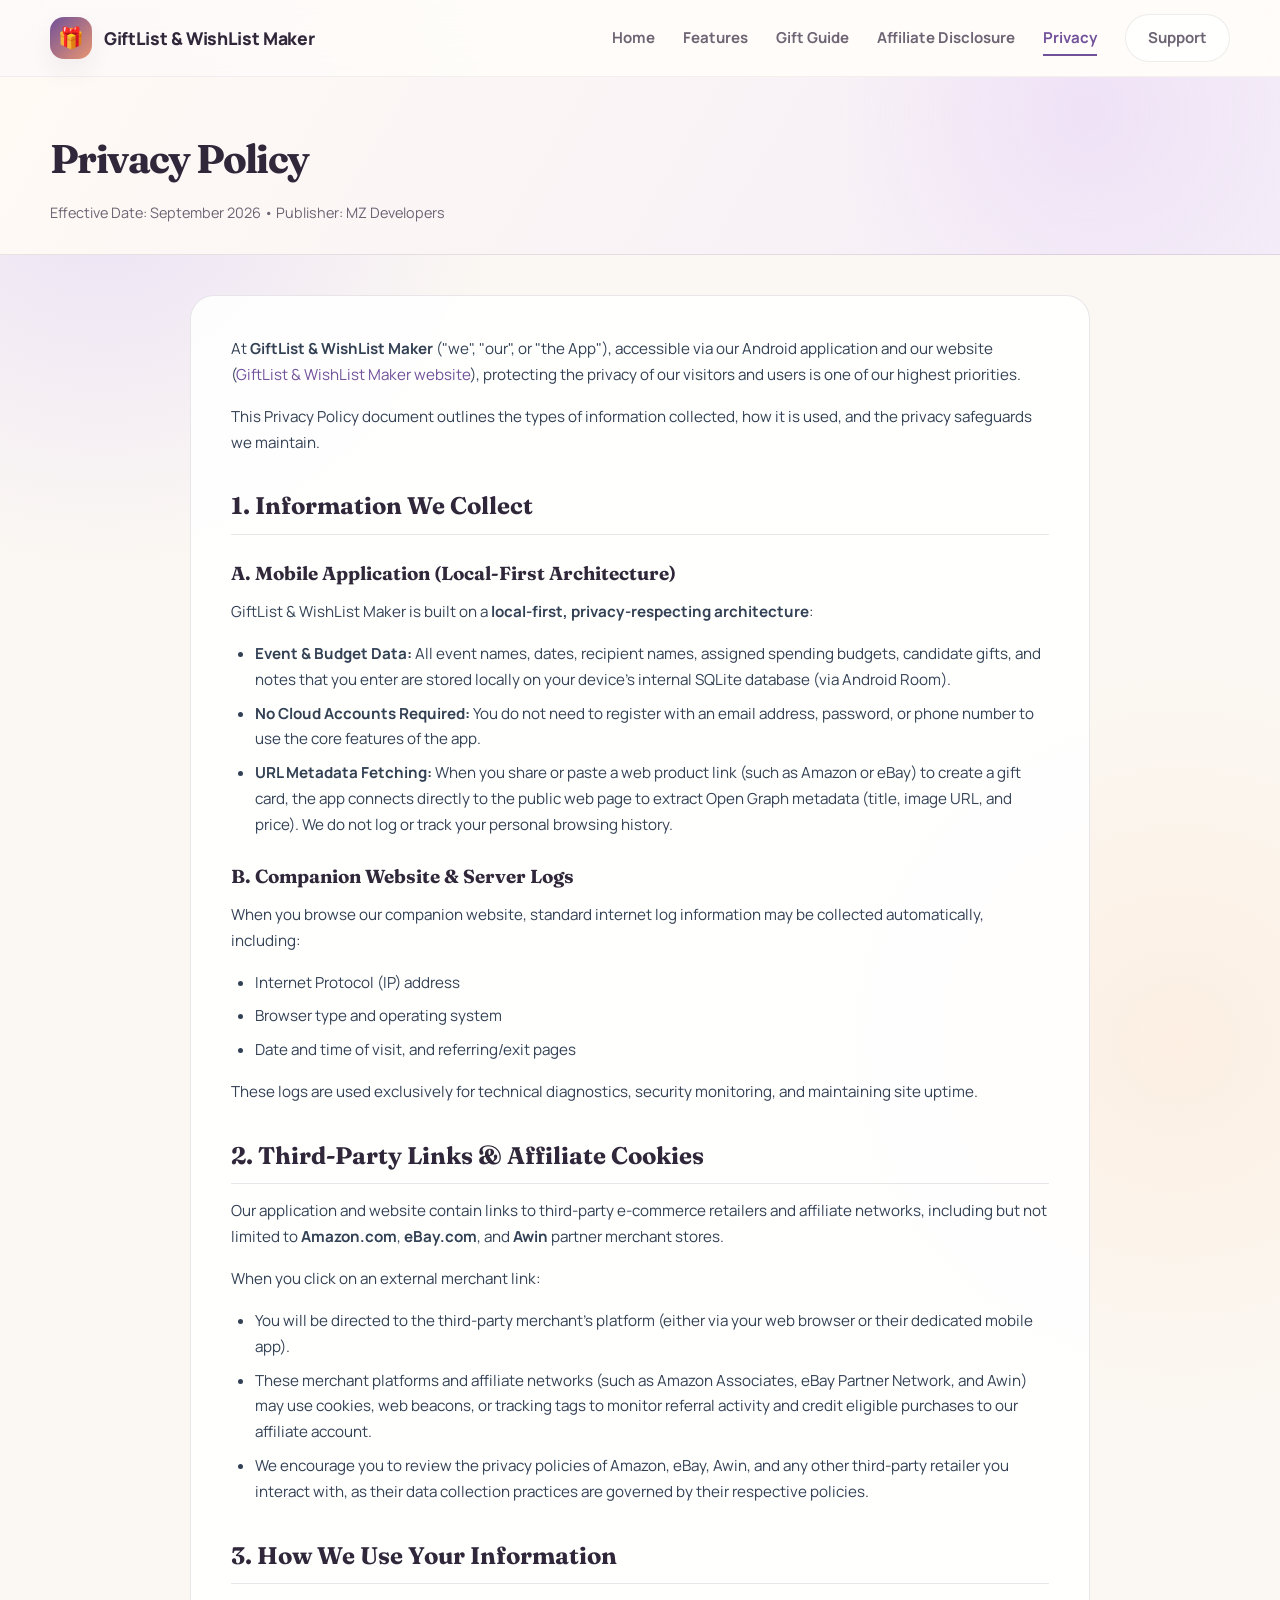
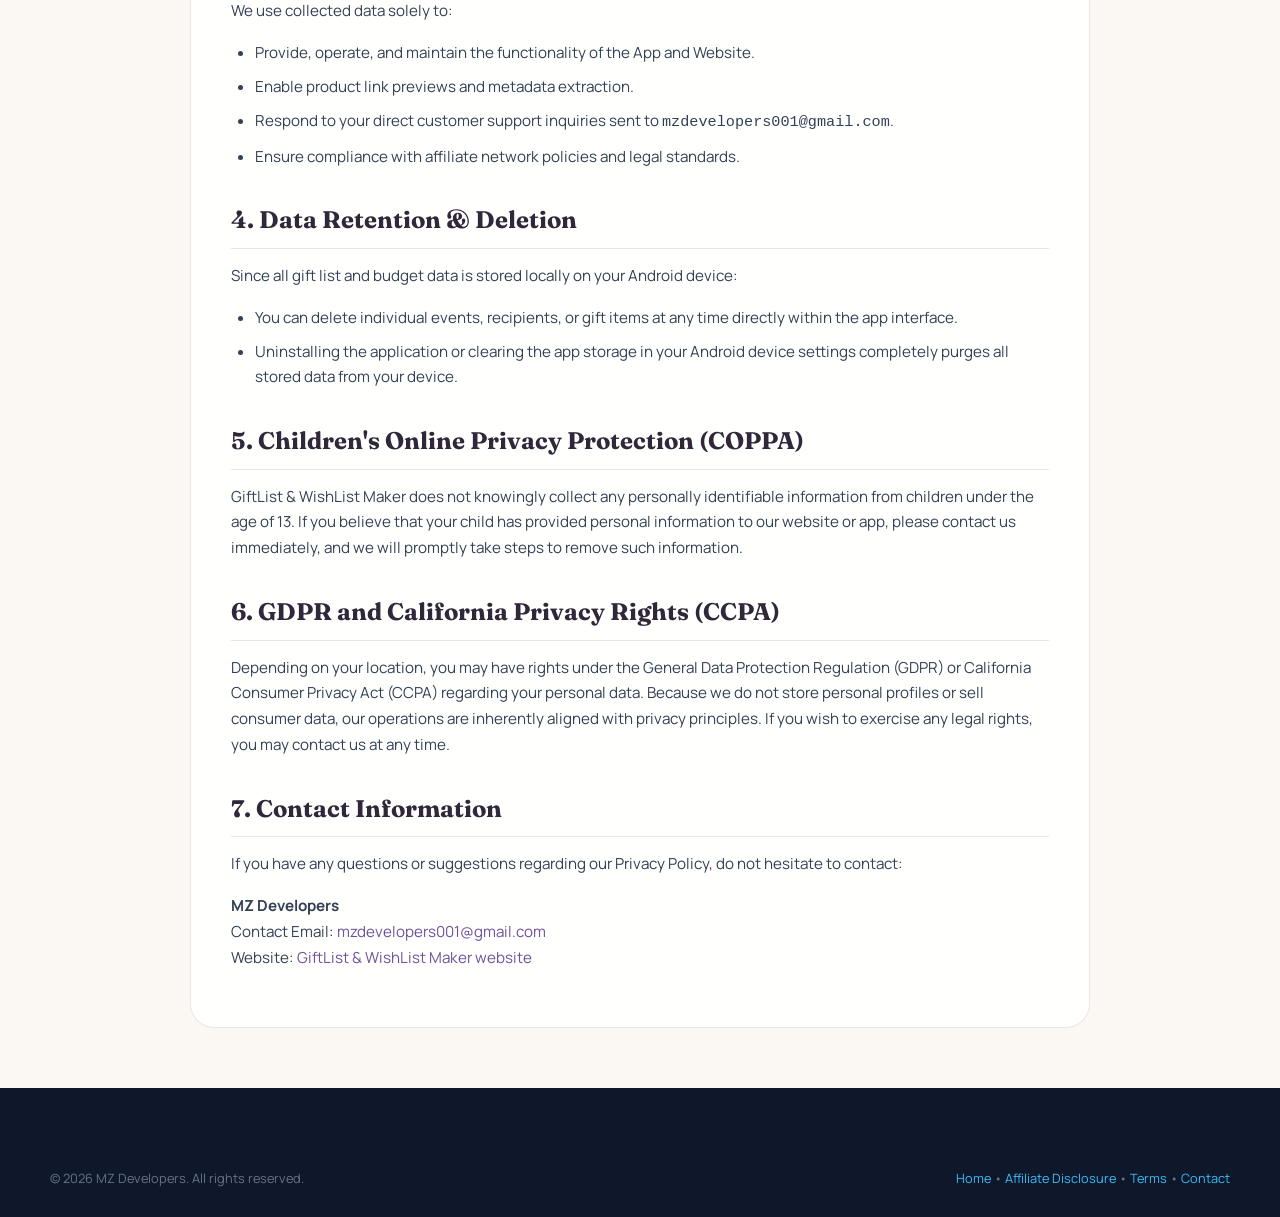
<file: privacy.html>
<!DOCTYPE html>
<html lang="en">
<head>
  <meta charset="UTF-8" />
  <meta name="viewport" content="width=device-width, initial-scale=1.0" />
  <title>Privacy Policy - GiftList & WishList Maker</title>
  <meta name="description" content="Privacy Policy for GiftList & WishList Maker mobile application and companion website." />
  <link rel="stylesheet" href="css/style.css" />
</head>
<body>

  <!-- Top Navigation Header -->
  <header class="site-header">
    <div class="container nav-wrap">
      <a href="/" class="brand">
        <div class="brand-icon">🎁</div>
        <span>GiftList & WishList Maker</span>
      </a>
      <button class="menu-toggle" aria-label="Toggle navigation menu">☰</button>
      <ul class="nav-links">
        <li><a href="index.html">Home</a></li>
        <li><a href="index.html#features">Features</a></li>
        <li><a href="gift-guide.html">Gift Guide</a></li>
        <li><a href="disclosure.html">Affiliate Disclosure</a></li>
        <li><a href="privacy.html" class="active">Privacy</a></li>
        <li><a href="contact.html" class="btn btn-secondary">Support</a></li>
      </ul>
    </div>
  </header>

  <!-- Page Header -->
  <div class="legal-page-header">
    <div class="container">
      <h1>Privacy Policy</h1>
      <div class="legal-meta">Effective Date: September 2026 &bull; Publisher: MZ Developers</div>
    </div>
  </div>

  <!-- Content Section -->
  <main class="container">
    <div class="legal-content">
      <p>
        At <strong>GiftList & WishList Maker</strong> ("we", "our", or "the App"), accessible via our Android application and our website (<a href="/">GiftList &amp; WishList Maker website</a>), protecting the privacy of our visitors and users is one of our highest priorities.
      </p>
      <p>
        This Privacy Policy document outlines the types of information collected, how it is used, and the privacy safeguards we maintain.
      </p>

      <h2>1. Information We Collect</h2>

      <h3>A. Mobile Application (Local-First Architecture)</h3>
      <p>
        GiftList & WishList Maker is built on a <strong>local-first, privacy-respecting architecture</strong>:
      </p>
      <ul>
        <li><strong>Event & Budget Data:</strong> All event names, dates, recipient names, assigned spending budgets, candidate gifts, and notes that you enter are stored locally on your device's internal SQLite database (via Android Room).</li>
        <li><strong>No Cloud Accounts Required:</strong> You do not need to register with an email address, password, or phone number to use the core features of the app.</li>
        <li><strong>URL Metadata Fetching:</strong> When you share or paste a web product link (such as Amazon or eBay) to create a gift card, the app connects directly to the public web page to extract Open Graph metadata (title, image URL, and price). We do not log or track your personal browsing history.</li>
      </ul>

      <h3>B. Companion Website & Server Logs</h3>
      <p>
        When you browse our companion website, standard internet log information may be collected automatically, including:
      </p>
      <ul>
        <li>Internet Protocol (IP) address</li>
        <li>Browser type and operating system</li>
        <li>Date and time of visit, and referring/exit pages</li>
      </ul>
      <p>These logs are used exclusively for technical diagnostics, security monitoring, and maintaining site uptime.</p>

      <h2>2. Third-Party Links & Affiliate Cookies</h2>
      <p>
        Our application and website contain links to third-party e-commerce retailers and affiliate networks, including but not limited to <strong>Amazon.com</strong>, <strong>eBay.com</strong>, and <strong>Awin</strong> partner merchant stores.
      </p>
      <p>
        When you click on an external merchant link:
      </p>
      <ul>
        <li>You will be directed to the third-party merchant's platform (either via your web browser or their dedicated mobile app).</li>
        <li>These merchant platforms and affiliate networks (such as Amazon Associates, eBay Partner Network, and Awin) may use cookies, web beacons, or tracking tags to monitor referral activity and credit eligible purchases to our affiliate account.</li>
        <li>We encourage you to review the privacy policies of Amazon, eBay, Awin, and any other third-party retailer you interact with, as their data collection practices are governed by their respective policies.</li>
      </ul>

      <h2>3. How We Use Your Information</h2>
      <p>We use collected data solely to:</p>
      <ul>
        <li>Provide, operate, and maintain the functionality of the App and Website.</li>
        <li>Enable product link previews and metadata extraction.</li>
        <li>Respond to your direct customer support inquiries sent to <code>mzdevelopers001@gmail.com</code>.</li>
        <li>Ensure compliance with affiliate network policies and legal standards.</li>
      </ul>

      <h2>4. Data Retention & Deletion</h2>
      <p>
        Since all gift list and budget data is stored locally on your Android device:
      </p>
      <ul>
        <li>You can delete individual events, recipients, or gift items at any time directly within the app interface.</li>
        <li>Uninstalling the application or clearing the app storage in your Android device settings completely purges all stored data from your device.</li>
      </ul>

      <h2>5. Children's Online Privacy Protection (COPPA)</h2>
      <p>
        GiftList & WishList Maker does not knowingly collect any personally identifiable information from children under the age of 13. If you believe that your child has provided personal information to our website or app, please contact us immediately, and we will promptly take steps to remove such information.
      </p>

      <h2>6. GDPR and California Privacy Rights (CCPA)</h2>
      <p>
        Depending on your location, you may have rights under the General Data Protection Regulation (GDPR) or California Consumer Privacy Act (CCPA) regarding your personal data. Because we do not store personal profiles or sell consumer data, our operations are inherently aligned with privacy principles. If you wish to exercise any legal rights, you may contact us at any time.
      </p>

      <h2>7. Contact Information</h2>
      <p>
        If you have any questions or suggestions regarding our Privacy Policy, do not hesitate to contact:
      </p>
      <p>
        <strong>MZ Developers</strong><br />
        Contact Email: <a href="mailto:mzdevelopers001@gmail.com">mzdevelopers001@gmail.com</a><br />
        Website: <a href="/">GiftList &amp; WishList Maker website</a>
      </p>
    </div>
  </main>

  <!-- Footer -->
  <footer class="site-footer">
    <div class="container">
      <div class="footer-bottom" style="border: none; padding: 0;">
        <div>&copy; <span class="current-year">2026</span> MZ Developers. All rights reserved.</div>
        <div><a href="index.html" style="color: #38bdf8;">Home</a> &bull; <a href="disclosure.html" style="color: #38bdf8;">Affiliate Disclosure</a> &bull; <a href="terms.html" style="color: #38bdf8;">Terms</a> &bull; <a href="contact.html" style="color: #38bdf8;">Contact</a></div>
      </div>
    </div>
  </footer>

  <script src="js/main.js"></script>
</body>
</html>
</file>
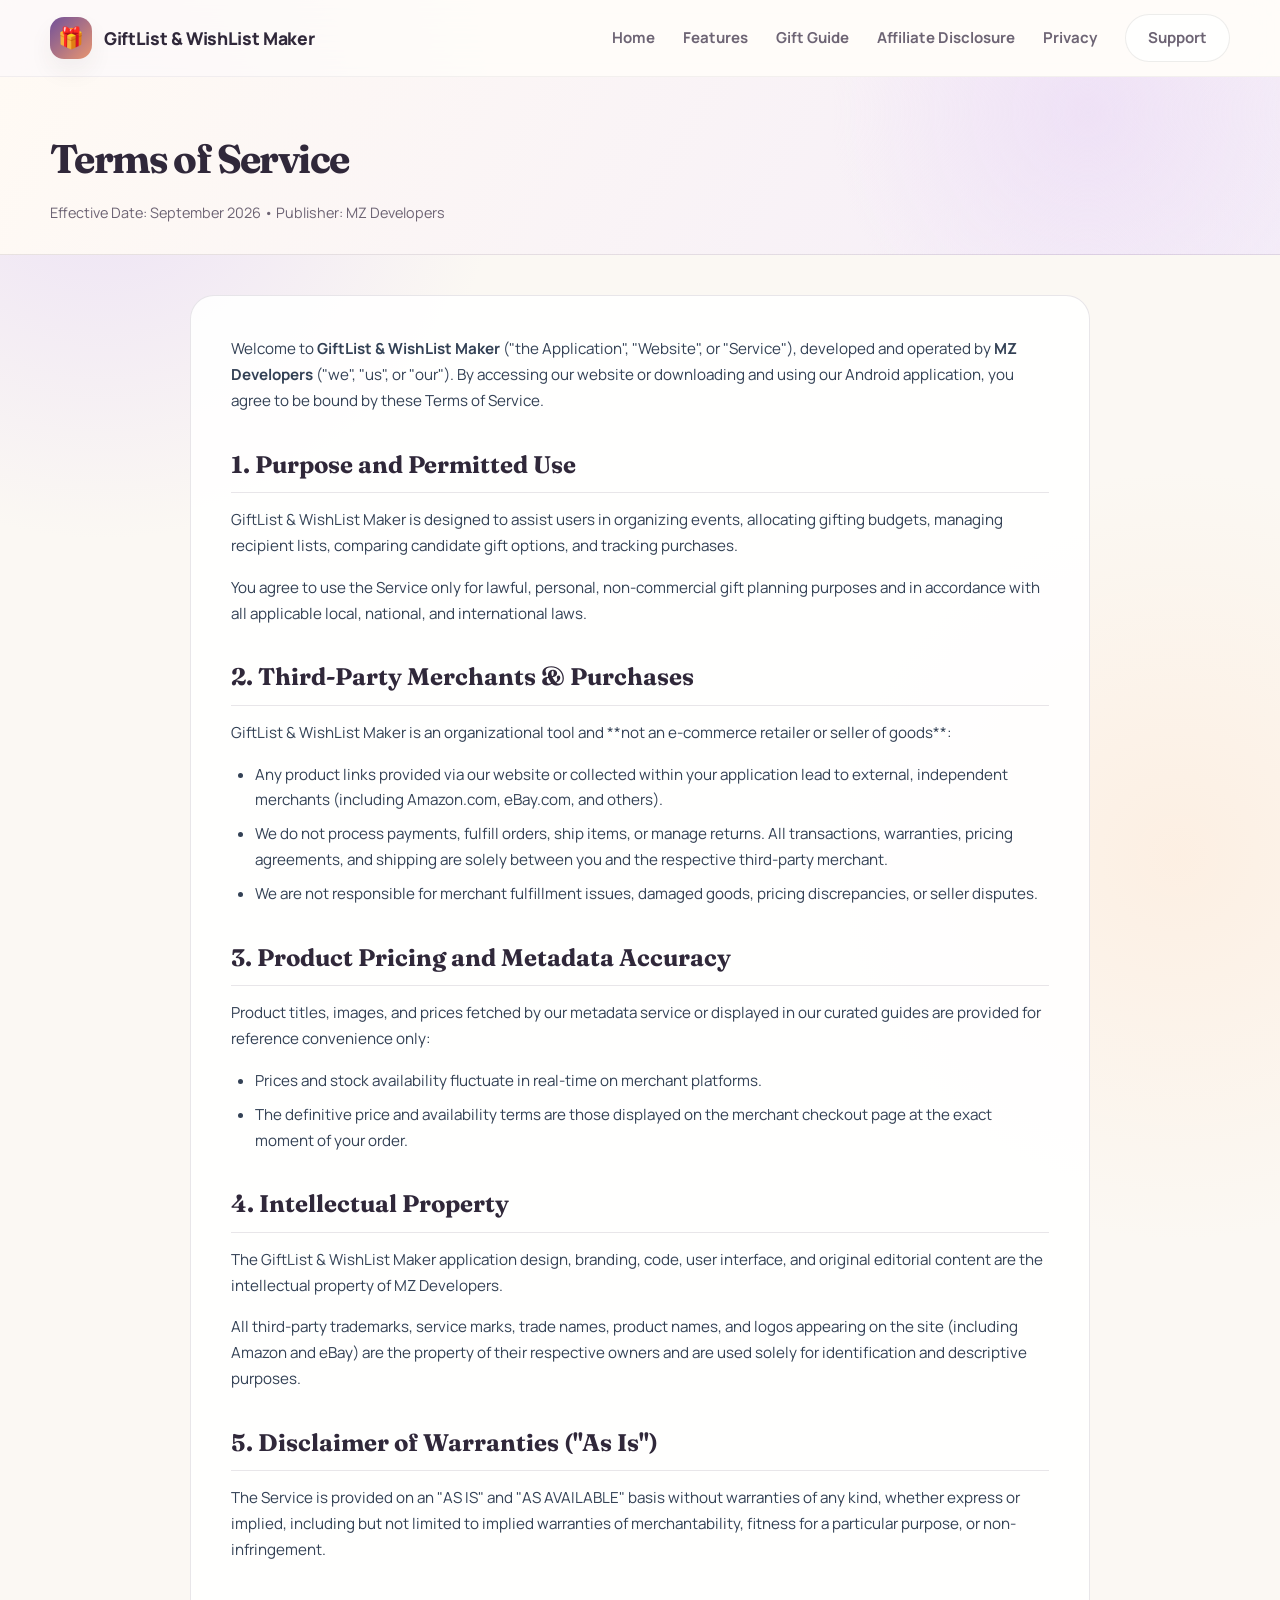
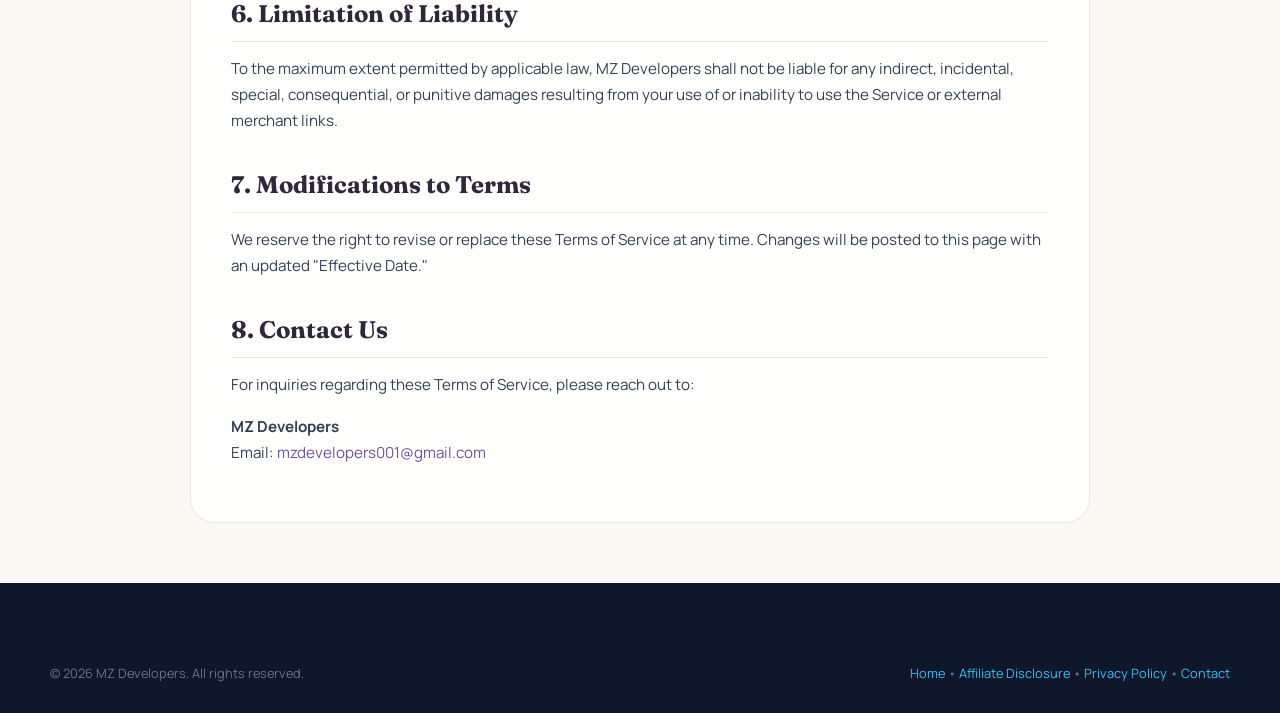
<file: terms.html>
<!DOCTYPE html>
<html lang="en">
<head>
  <meta charset="UTF-8" />
  <meta name="viewport" content="width=device-width, initial-scale=1.0" />
  <title>Terms of Service - GiftList & WishList Maker</title>
  <meta name="description" content="Terms of Service for GiftList & WishList Maker application and companion website." />
  <link rel="stylesheet" href="css/style.css" />
</head>
<body>

  <!-- Top Navigation Header -->
  <header class="site-header">
    <div class="container nav-wrap">
      <a href="/" class="brand">
        <div class="brand-icon">🎁</div>
        <span>GiftList & WishList Maker</span>
      </a>
      <button class="menu-toggle" aria-label="Toggle navigation menu">☰</button>
      <ul class="nav-links">
        <li><a href="index.html">Home</a></li>
        <li><a href="index.html#features">Features</a></li>
        <li><a href="gift-guide.html">Gift Guide</a></li>
        <li><a href="disclosure.html">Affiliate Disclosure</a></li>
        <li><a href="privacy.html">Privacy</a></li>
        <li><a href="contact.html" class="btn btn-secondary">Support</a></li>
      </ul>
    </div>
  </header>

  <!-- Page Header -->
  <div class="legal-page-header">
    <div class="container">
      <h1>Terms of Service</h1>
      <div class="legal-meta">Effective Date: September 2026 &bull; Publisher: MZ Developers</div>
    </div>
  </div>

  <!-- Content Section -->
  <main class="container">
    <div class="legal-content">
      <p>
        Welcome to <strong>GiftList & WishList Maker</strong> ("the Application", "Website", or "Service"), developed and operated by <strong>MZ Developers</strong> ("we", "us", or "our"). By accessing our website or downloading and using our Android application, you agree to be bound by these Terms of Service.
      </p>

      <h2>1. Purpose and Permitted Use</h2>
      <p>
        GiftList & WishList Maker is designed to assist users in organizing events, allocating gifting budgets, managing recipient lists, comparing candidate gift options, and tracking purchases.
      </p>
      <p>
        You agree to use the Service only for lawful, personal, non-commercial gift planning purposes and in accordance with all applicable local, national, and international laws.
      </p>

      <h2>2. Third-Party Merchants & Purchases</h2>
      <p>
        GiftList & WishList Maker is an organizational tool and **not an e-commerce retailer or seller of goods**:
      </p>
      <ul>
        <li>Any product links provided via our website or collected within your application lead to external, independent merchants (including Amazon.com, eBay.com, and others).</li>
        <li>We do not process payments, fulfill orders, ship items, or manage returns. All transactions, warranties, pricing agreements, and shipping are solely between you and the respective third-party merchant.</li>
        <li>We are not responsible for merchant fulfillment issues, damaged goods, pricing discrepancies, or seller disputes.</li>
      </ul>

      <h2>3. Product Pricing and Metadata Accuracy</h2>
      <p>
        Product titles, images, and prices fetched by our metadata service or displayed in our curated guides are provided for reference convenience only:
      </p>
      <ul>
        <li>Prices and stock availability fluctuate in real-time on merchant platforms.</li>
        <li>The definitive price and availability terms are those displayed on the merchant checkout page at the exact moment of your order.</li>
      </ul>

      <h2>4. Intellectual Property</h2>
      <p>
        The GiftList & WishList Maker application design, branding, code, user interface, and original editorial content are the intellectual property of MZ Developers.
      </p>
      <p>
        All third-party trademarks, service marks, trade names, product names, and logos appearing on the site (including Amazon and eBay) are the property of their respective owners and are used solely for identification and descriptive purposes.
      </p>

      <h2>5. Disclaimer of Warranties ("As Is")</h2>
      <p>
        The Service is provided on an "AS IS" and "AS AVAILABLE" basis without warranties of any kind, whether express or implied, including but not limited to implied warranties of merchantability, fitness for a particular purpose, or non-infringement.
      </p>

      <h2>6. Limitation of Liability</h2>
      <p>
        To the maximum extent permitted by applicable law, MZ Developers shall not be liable for any indirect, incidental, special, consequential, or punitive damages resulting from your use of or inability to use the Service or external merchant links.
      </p>

      <h2>7. Modifications to Terms</h2>
      <p>
        We reserve the right to revise or replace these Terms of Service at any time. Changes will be posted to this page with an updated "Effective Date."
      </p>

      <h2>8. Contact Us</h2>
      <p>
        For inquiries regarding these Terms of Service, please reach out to:
      </p>
      <p>
        <strong>MZ Developers</strong><br />
        Email: <a href="mailto:mzdevelopers001@gmail.com">mzdevelopers001@gmail.com</a>
      </p>
    </div>
  </main>

  <!-- Footer -->
  <footer class="site-footer">
    <div class="container">
      <div class="footer-bottom" style="border: none; padding: 0;">
        <div>&copy; <span class="current-year">2026</span> MZ Developers. All rights reserved.</div>
        <div><a href="index.html" style="color: #38bdf8;">Home</a> &bull; <a href="disclosure.html" style="color: #38bdf8;">Affiliate Disclosure</a> &bull; <a href="privacy.html" style="color: #38bdf8;">Privacy Policy</a> &bull; <a href="contact.html" style="color: #38bdf8;">Contact</a></div>
      </div>
    </div>
  </footer>

  <script src="js/main.js"></script>
</body>
</html>
</file>
<file: css/style.css>
@import url('https://fonts.googleapis.com/css2?family=Fraunces:opsz,wght@9..144,600;9..144,700;9..144,800&family=Manrope:wght@400;500;600;700;800&display=swap');

:root {
  --primary: #5a4af5;
  --primary-hover: #4738d8;
  --primary-light: #f0ebff;
  --secondary: #ff8d6a;
  --accent: #f7c96b;
  --success: #34b27d;
  --bg-page: #f8f4ee;
  --bg-surface: #fffdfb;
  --bg-surface-alt: #f5efe8;
  --text-main: #1f1a17;
  --text-muted: #615a56;
  --text-light: #948a83;
  --border: rgba(93, 72, 52, 0.12);
  --shadow-sm: 0 12px 24px rgba(66, 48, 30, 0.06);
  --shadow-md: 0 22px 40px rgba(61, 45, 35, 0.12);
  --shadow-lg: 0 35px 80px rgba(60, 46, 40, 0.14);
  --radius-sm: 12px;
  --radius-md: 18px;
  --radius-lg: 26px;
  --container-max: 1180px;
}

* {
  box-sizing: border-box;
  margin: 0;
  padding: 0;
}

html {
  scroll-behavior: smooth;
}

body {
  font-family: 'Manrope', -apple-system, BlinkMacSystemFont, 'Segoe UI', sans-serif;
  background:
    radial-gradient(circle at top left, rgba(111, 92, 255, 0.14), transparent 28%),
    radial-gradient(circle at bottom right, rgba(255, 141, 106, 0.12), transparent 24%),
    var(--bg-page);
  color: var(--text-main);
  line-height: 1.6;
  -webkit-font-smoothing: antialiased;
  text-rendering: optimizeLegibility;
}

a {
  color: var(--primary);
  text-decoration: none;
  transition: color 0.2s ease, transform 0.2s ease, box-shadow 0.2s ease;
}

a:hover {
  color: var(--primary-hover);
}

img,
svg {
  max-width: 100%;
  height: auto;
  display: block;
}

h1,
h2,
h3,
h4 {
  font-family: 'Fraunces', Georgia, serif;
  font-weight: 700;
}

.container {
  width: min(var(--container-max), calc(100% - 32px));
  margin-left: auto;
  margin-right: auto;
}

.btn {
  display: inline-flex;
  align-items: center;
  justify-content: center;
  gap: 8px;
  min-height: 48px;
  padding: 14px 22px;
  border-radius: 999px;
  border: 1px solid transparent;
  font-weight: 800;
  font-size: 0.96rem;
  line-height: 1;
  cursor: pointer;
  transition: all 0.2s ease;
  text-decoration: none;
}

.btn-primary {
  background: linear-gradient(135deg, var(--primary) 0%, #7c63ff 100%);
  color: #fff;
  box-shadow: 0 18px 32px rgba(90, 74, 245, 0.24);
}

.btn-primary:hover {
  background: linear-gradient(135deg, var(--primary-hover) 0%, #6957f5 100%);
  color: #fff;
  transform: translateY(-2px);
  box-shadow: 0 22px 40px rgba(90, 74, 245, 0.3);
}

.btn-secondary {
  background: rgba(255, 255, 255, 0.7);
  color: var(--text-main);
  border-color: rgba(31, 26, 23, 0.08);
}

.btn-secondary:hover {
  background: rgba(255, 255, 255, 0.92);
  color: var(--text-main);
}

.site-header {
  position: sticky;
  top: 0;
  z-index: 50;
  background: rgba(255, 253, 251, 0.82);
  backdrop-filter: blur(18px);
  border-bottom: 1px solid rgba(31, 26, 23, 0.05);
}

.nav-wrap {
  display: flex;
  align-items: center;
  justify-content: space-between;
  min-height: 76px;
}

.brand {
  display: flex;
  align-items: center;
  gap: 12px;
  color: var(--text-main);
  font-size: 1.1rem;
  font-weight: 800;
  letter-spacing: -0.02em;
}

.brand-icon {
  width: 42px;
  height: 42px;
  display: flex;
  align-items: center;
  justify-content: center;
  background: linear-gradient(135deg, var(--primary), var(--secondary));
  border-radius: 14px;
  color: #ffffff;
  font-size: 1.3rem;
  box-shadow: var(--shadow-sm);
}

.nav-links {
  list-style: none;
  display: flex;
  align-items: center;
  gap: 28px;
}

.nav-links a {
  position: relative;
  color: var(--text-muted);
  font-size: 0.94rem;
  font-weight: 700;
}

.nav-links a::after {
  content: "";
  position: absolute;
  left: 0;
  bottom: -8px;
  width: 100%;
  height: 2px;
  background: var(--primary);
  opacity: 0;
  transition: opacity 0.2s ease;
}

.nav-links a:hover,
.nav-links a.active {
  color: var(--primary);
}

.nav-links a:hover::after,
.nav-links a.active::after {
  opacity: 1;
}

.menu-toggle {
  display: none;
  background: transparent;
  border: none;
  font-size: 1.5rem;
  cursor: pointer;
  color: var(--text-main);
}

.hero {
  position: relative;
  padding: 76px 0 68px;
}

.hero::before {
  content: "";
  position: absolute;
  inset: 0;
  background: linear-gradient(180deg, rgba(255, 255, 255, 0.4), transparent 30%);
  pointer-events: none;
}

.hero-grid {
  position: relative;
  z-index: 1;
  display: grid;
  grid-template-columns: 1fr;
  align-items: center;
}

.hero-content {
  max-width: 800px;
}

.hero-badge {
  display: inline-flex;
  align-items: center;
  gap: 8px;
  padding: 10px 16px;
  border-radius: 999px;
  background: rgba(124, 99, 255, 0.08);
  border: 1px solid rgba(124, 99, 255, 0.14);
  color: var(--primary);
  font-size: 0.8rem;
  font-weight: 800;
  letter-spacing: 0.02em;
  text-transform: uppercase;
}

.hero h1 {
  max-width: 760px;
  margin: 20px 0 18px;
  font-size: clamp(2.8rem, 5vw, 4.5rem);
  line-height: 1;
  letter-spacing: -0.05em;
}

.hero-lead {
  max-width: 650px;
  margin-bottom: 28px;
  font-size: 1.16rem;
  color: var(--text-muted);
}

.hero-actions {
  display: flex;
  flex-wrap: wrap;
  gap: 14px;
  margin-bottom: 14px;
}

.hero-note {
  color: var(--text-light);
  font-size: 0.9rem;
}

.guide-promo {
  display: flex;
  align-items: center;
  justify-content: space-between;
  gap: 32px;
  max-width: 860px;
  margin: 0 auto;
  padding: 36px;
  border: 1px solid var(--border);
  border-radius: var(--radius-lg);
  background: rgba(255, 255, 255, 0.78);
  box-shadow: var(--shadow-sm);
}

.guide-promo .section-title {
  margin: 8px 0;
}

.guide-promo .section-subtitle {
  margin: 0;
  text-align: left;
}

.guide-promo .btn {
  flex-shrink: 0;
}

.hero-proof {
  display: flex;
  align-items: center;
  gap: 16px;
  margin: 24px 0 18px;
  color: var(--text-muted);
  font-size: 0.92rem;
}

.hero-proof strong {
  color: var(--text-main);
}

.avatar-stack {
  display: flex;
  align-items: center;
}

.avatar-stack span {
  width: 34px;
  height: 34px;
  display: inline-flex;
  align-items: center;
  justify-content: center;
  border-radius: 50%;
  border: 2px solid rgba(255, 255, 255, 0.9);
  margin-left: -8px;
  font-size: 0.72rem;
  font-weight: 800;
  color: var(--text-main);
}

.avatar-stack span:first-child {
  margin-left: 0;
}

.avatar-stack span:nth-child(1) {
  background: linear-gradient(135deg, #f9d6b0, #f5c2ef);
}

.avatar-stack span:nth-child(2) {
  background: linear-gradient(135deg, #cfe7ff, #d9f2d9);
}

.avatar-stack span:nth-child(3) {
  background: linear-gradient(135deg, #ffe0bd, #fdd7d2);
}

.mini-stats-row {
  display: flex;
  flex-wrap: wrap;
  gap: 18px;
}

.mini-stat {
  min-width: 120px;
  padding: 18px 18px 14px;
  background: rgba(255, 255, 255, 0.7);
  border: 1px solid var(--border);
  border-radius: 18px;
  box-shadow: var(--shadow-sm);
}

.mini-stat strong {
  display: block;
  font-size: 1.2rem;
  letter-spacing: -0.04em;
  font-weight: 800;
}

.mini-stat span {
  color: var(--text-muted);
  font-size: 0.8rem;
}

.hero-visual {
  position: relative;
}

.showcase-shell {
  position: relative;
  max-width: 530px;
  margin-left: auto;
  padding: 18px 18px 30px;
  border-radius: 32px;
  background: linear-gradient(135deg, rgba(255,255,255,0.78), rgba(255,255,255,0.5));
  border: 1px solid rgba(93, 72, 52, 0.08);
  box-shadow: var(--shadow-lg);
}

.showcase-shell::before {
  content: "";
  position: absolute;
  inset: 18px;
  border-radius: 24px;
  background: linear-gradient(135deg, rgba(124, 99, 255, 0.08), rgba(255, 141, 106, 0.08));
  z-index: 0;
}

.floating-card {
  position: relative;
  z-index: 1;
  background: rgba(255, 255, 255, 0.96);
  border: 1px solid rgba(93, 72, 52, 0.08);
  border-radius: 24px;
  box-shadow: var(--shadow-md);
}

.card-main {
  padding: 22px;
  transform: rotate(-2deg);
}

.card-topbar {
  display: flex;
  align-items: center;
  justify-content: space-between;
  margin-bottom: 18px;
}

.card-pill {
  display: inline-flex;
  align-items: center;
  padding: 7px 12px;
  border-radius: 999px;
  font-size: 0.72rem;
  font-weight: 800;
  text-transform: uppercase;
  letter-spacing: 0.06em;
}

.card-pill.purple {
  background: rgba(90, 74, 245, 0.08);
  color: var(--primary);
}

.card-pill.peach {
  background: rgba(255, 141, 106, 0.12);
  color: #d86745;
}

.card-spark {
  display: grid;
  place-items: center;
  width: 34px;
  height: 34px;
  border-radius: 10px;
  background: linear-gradient(135deg, #fff3cf, #fdd0c4);
  font-size: 1.1rem;
}

.card-main h3 {
  margin-bottom: 16px;
  font-size: 1.9rem;
  letter-spacing: -0.04em;
}

.budget-bar {
  height: 14px;
  border-radius: 999px;
  background: #ebe7e4;
  overflow: hidden;
  margin-bottom: 12px;
}

.budget-fill {
  display: block;
  width: 36%;
  height: 100%;
  border-radius: inherit;
  background: linear-gradient(90deg, var(--primary), #8a7aff 58%, #ffb999 100%);
}

.budget-meta {
  display: flex;
  justify-content: space-between;
  gap: 12px;
  margin-bottom: 18px;
  color: var(--text-muted);
  font-size: 0.76rem;
  font-weight: 700;
}

.gift-list-mini {
  display: flex;
  flex-direction: column;
  gap: 12px;
}

.mini-item {
  display: flex;
  align-items: center;
  gap: 12px;
  padding: 12px 14px;
  border: 1px solid rgba(93, 72, 52, 0.08);
  border-radius: 16px;
  background: rgba(248, 244, 238, 0.7);
}

.mini-emoji {
  display: grid;
  place-items: center;
  width: 42px;
  height: 42px;
  border-radius: 12px;
  background: linear-gradient(135deg, #e3ddff, #fce4d8);
  font-size: 1.25rem;
}

.mini-item strong {
  display: block;
  font-size: 0.96rem;
}

.mini-item small {
  color: var(--text-muted);
  font-size: 0.72rem;
}

.card-side {
  position: absolute;
  right: -12px;
  bottom: 28px;
  width: 190px;
  padding: 18px 16px;
  transform: rotate(8deg);
}

.side-score {
  margin: 16px 0 14px;
}

.side-score strong {
  display: block;
  font-size: 2rem;
  letter-spacing: -0.05em;
}

.side-score span {
  color: var(--text-muted);
  font-size: 0.78rem;
  font-weight: 700;
}

.card-side ul {
  padding-left: 18px;
  color: var(--text-muted);
  font-size: 0.76rem;
  line-height: 1.8;
}

.showcase-badge {
  position: absolute;
  left: 18px;
  bottom: 12px;
  z-index: 2;
  display: inline-flex;
  align-items: center;
  gap: 6px;
  padding: 8px 14px;
  border-radius: 999px;
  background: rgba(34, 197, 94, 0.12);
  color: #0d7b4e;
  border: 1px solid rgba(34, 197, 94, 0.12);
  font-size: 0.72rem;
  font-weight: 800;
  text-transform: uppercase;
  letter-spacing: 0.06em;
}

.section {
  position: relative;
  padding: 72px 0;
}

.section-alt {
  background: rgba(255, 255, 255, 0.7);
  border-top: 1px solid rgba(93, 72, 52, 0.08);
  border-bottom: 1px solid rgba(93, 72, 52, 0.08);
}

.section-title-wrap {
  max-width: 760px;
  margin: 0 auto 46px;
  text-align: center;
}

.section-tag {
  display: inline-block;
  margin-bottom: 12px;
  color: var(--primary);
  font-size: 0.82rem;
  font-weight: 800;
  text-transform: uppercase;
  letter-spacing: 0.08em;
}

.section-title {
  margin-bottom: 12px;
  font-size: clamp(2.4rem, 3vw, 3.3rem);
  line-height: 1.04;
  letter-spacing: -0.04em;
}

.section-subtitle {
  color: var(--text-muted);
  font-size: 1.06rem;
}

.features-grid {
  display: grid;
  grid-template-columns: repeat(auto-fit, minmax(260px, 1fr));
  gap: 24px;
}

.feature-card {
  padding: 28px;
  background: rgba(255, 255, 255, 0.82);
  border: 1px solid rgba(93, 72, 52, 0.08);
  border-radius: 24px;
  box-shadow: var(--shadow-sm);
  transition: transform 0.2s ease, box-shadow 0.2s ease;
}

.feature-card:hover {
  transform: translateY(-3px);
  box-shadow: var(--shadow-md);
}

.feature-icon-wrap {
  width: 54px;
  height: 54px;
  display: flex;
  align-items: center;
  justify-content: center;
  margin-bottom: 20px;
  border-radius: 16px;
  background: linear-gradient(135deg, rgba(90, 74, 245, 0.12), rgba(255, 141, 106, 0.12));
  font-size: 1.55rem;
}

.feature-card h3 {
  margin-bottom: 10px;
  font-size: 1.22rem;
}

.feature-card p {
  color: var(--text-muted);
  font-size: 0.93rem;
  line-height: 1.7;
}

.guide-grid {
  display: grid;
  grid-template-columns: minmax(0, 860px);
  justify-content: center;
  gap: 20px;
}

.app-downloads {
  margin-top: 44px;
  text-align: center;
}

.app-downloads h3 {
  margin-bottom: 14px;
  font-size: 1.3rem;
}

.store-placeholders {
  display: flex;
  justify-content: center;
  gap: 12px;
}

.store-placeholder {
  display: grid;
  place-items: center;
  width: 54px;
  height: 54px;
  border: 1px solid var(--border);
  border-radius: 14px;
  background: rgba(255, 255, 255, 0.78);
  color: var(--text-light);
  cursor: not-allowed;
  opacity: 0.72;
}

.store-icon {
  width: 25px;
  height: 25px;
  fill: currentColor;
}

.store-note {
  margin-top: 10px;
  color: var(--text-light);
  font-size: 0.82rem;
}

.sr-only {
  position: absolute;
  width: 1px;
  height: 1px;
  padding: 0;
  margin: -1px;
  overflow: hidden;
  clip: rect(0, 0, 0, 0);
  white-space: nowrap;
  border: 0;
}

.guide-app-cta {
  margin: 36px auto 0;
  padding: 32px;
  border-radius: var(--radius-lg);
  background: var(--primary-light);
  text-align: center;
}

.guide-app-cta h2 {
  margin-bottom: 8px;
}

.guide-app-cta p {
  margin-bottom: 18px;
  color: var(--text-muted);
}

.guide-card {
  overflow: hidden;
  background: rgba(255, 255, 255, 0.86);
  border: 1px solid rgba(93, 72, 52, 0.08);
  border-radius: 22px;
  box-shadow: var(--shadow-sm);
  transition: transform 0.2s ease, box-shadow 0.2s ease;
}

.guide-badge-top {
  position: absolute;
  top: 14px;
  left: 14px;
  padding: 5px 10px;
  border-radius: 999px;
  background: rgba(15, 23, 42, 0.85);
  color: #fff;
  font-size: 0.7rem;
  font-weight: 700;
}

.guide-img-box {
  position: relative;
  display: flex;
  align-items: center;
  justify-content: center;
  height: 200px;
  font-size: 3.8rem;
}

.guide-img-box.tech { background: linear-gradient(135deg, #dfe7ff, #f7fafc); }
.guide-img-box.home { background: linear-gradient(135deg, #fef3c7, #fff7ed); }
.guide-img-box.smart { background: linear-gradient(135deg, #dbeafe, #f1f5f9); }
.guide-img-box.keepsake { background: linear-gradient(135deg, #ede9fe, #f5f3ff); }

.guide-emoji {
  position: relative;
  z-index: 1;
  filter: drop-shadow(0 12px 18px rgba(83, 64, 55, 0.1));
}

.guide-body {
  display: flex;
  flex-direction: column;
  flex: 1;
  padding: 28px 32px;
}

.guide-store-badge {
  display: inline-block;
  width: fit-content;
  padding: 6px 10px;
  margin-bottom: 10px;
  border-radius: 999px;
  background: var(--primary-light);
  color: var(--primary);
  font-size: 0.76rem;
  font-weight: 800;
}

.article-meta {
  margin-bottom: 8px;
  color: var(--text-light);
  font-size: 0.82rem;
}

.badge-amazon {
  background: #ffedd5;
  color: #c2410c;
}

.badge-ebay {
  background: #dbeafe;
  color: #1e40af;
}

.guide-title {
  margin-bottom: 12px;
  font-size: 1.55rem;
  line-height: 1.2;
}

.guide-desc {
  margin-bottom: 14px;
  color: var(--text-muted);
  font-size: 0.96rem;
  line-height: 1.75;
}

.article-subtitle {
  margin: 4px 0 8px;
  font-family: inherit;
  font-size: 0.98rem;
  font-weight: 800;
}

.article-list {
  display: grid;
  gap: 8px;
  margin: 0 0 16px;
  padding-left: 22px;
  color: var(--text-muted);
  font-size: 0.93rem;
  line-height: 1.7;
}

.guide-footer {
  display: flex;
  justify-content: space-between;
  align-items: flex-end;
  gap: 16px;
  padding-top: 14px;
  border-top: 1px solid var(--border);
}

.guide-price {
  display: block;
  font-weight: 800;
  font-size: 1.2rem;
  letter-spacing: -0.04em;
}

.guide-price-note {
  display: block;
  color: var(--text-light);
  font-size: 0.72rem;
  margin-top: 2px;
}

.guide-footer a {
  font-size: 0.8rem;
  font-weight: 800;
  color: var(--primary);
}

.compliance-box {
  margin-top: 28px;
  padding: 16px 20px;
  border-left: 4px solid var(--primary);
  border-radius: 16px;
  background: linear-gradient(135deg, rgba(90,74,245,0.04), rgba(255,141,106,0.06));
  border: 1px solid rgba(90, 74, 245, 0.1);
  color: var(--text-muted);
  font-size: 0.86rem;
}

.steps-grid {
  display: grid;
  grid-template-columns: repeat(auto-fit, minmax(280px, 1fr));
  gap: 30px;
}

.step-card {
  position: relative;
  padding: 30px;
  background: rgba(255, 255, 255, 0.82);
  border: 1px solid rgba(93, 72, 52, 0.08);
  border-radius: 22px;
  box-shadow: var(--shadow-sm);
}

.step-number {
  width: 42px;
  height: 42px;
  display: flex;
  align-items: center;
  justify-content: center;
  margin-bottom: 18px;
  border-radius: 14px;
  background: linear-gradient(135deg, var(--primary), #8d7cff);
  color: #fff;
  font-size: 1.15rem;
  font-weight: 800;
}

.step-card h3 {
  margin-bottom: 10px;
  font-size: 1.2rem;
}

.step-card p {
  color: var(--text-muted);
  font-size: 0.92rem;
  line-height: 1.7;
}

.faq-list {
  max-width: 760px;
  margin: 0 auto;
}

.faq-item {
  margin-bottom: 14px;
  background: rgba(255, 255, 255, 0.82);
  border: 1px solid rgba(93, 72, 52, 0.1);
  border-radius: 18px;
  overflow: hidden;
}

.faq-question {
  width: 100%;
  display: flex;
  justify-content: space-between;
  align-items: center;
  padding: 18px 24px;
  background: transparent;
  border: none;
  color: var(--text-main);
  font-size: 1.04rem;
  font-weight: 700;
  cursor: pointer;
  text-align: left;
}

.faq-chevron {
  transition: transform 0.2s ease;
  color: var(--text-muted);
}

.faq-item.active .faq-chevron {
  transform: rotate(180deg);
}

.faq-answer {
  display: none;
  padding: 0 24px 18px;
  color: var(--text-muted);
  font-size: 0.95rem;
  line-height: 1.7;
}

.faq-item.active .faq-answer {
  display: block;
}

.legal-page-header {
  padding: 50px 0 30px;
  background: rgba(255, 255, 255, 0.66);
  border-bottom: 1px solid var(--border);
}

.legal-page-header h1 {
  margin-bottom: 10px;
  font-size: 2.5rem;
  letter-spacing: -0.04em;
}

.legal-meta {
  color: var(--text-muted);
  font-size: 0.9rem;
}

.legal-content {
  max-width: 900px;
  margin: 40px auto 60px;
  padding: 40px;
  background: rgba(255, 255, 255, 0.9);
  border: 1px solid var(--border);
  border-radius: 24px;
}

.legal-content h2 {
  margin-top: 32px;
  margin-bottom: 14px;
  padding-bottom: 8px;
  border-bottom: 1px solid var(--border);
  font-size: 1.5rem;
}

.legal-content h3 {
  margin-top: 24px;
  margin-bottom: 10px;
  font-size: 1.18rem;
}

.legal-content p,
.legal-content ul {
  margin-bottom: 16px;
  color: #334155;
  font-size: 0.95rem;
  line-height: 1.7;
}

.legal-content ul {
  padding-left: 24px;
}

.legal-content li {
  margin-bottom: 8px;
}

.disclosure-highlight-box {
  margin: 24px 0;
  padding: 20px;
  border: 2px solid #93c5fd;
  border-radius: 18px;
  background: #eff6ff;
  color: #1e3a8a;
  font-weight: 600;
}

.contact-grid {
  display: grid;
  grid-template-columns: 1fr 1fr;
  gap: 36px;
  max-width: 960px;
  margin: 0 auto;
}

.contact-card {
  padding: 36px;
  background: rgba(255, 255, 255, 0.9);
  border: 1px solid var(--border);
  border-radius: 24px;
  box-shadow: var(--shadow-sm);
}

.contact-item {
  display: flex;
  gap: 16px;
  margin-bottom: 24px;
}

.contact-icon {
  width: 44px;
  height: 44px;
  display: flex;
  align-items: center;
  justify-content: center;
  flex-shrink: 0;
  border-radius: 12px;
  background: var(--primary-light);
  color: var(--primary);
  font-size: 1.3rem;
}

.contact-form .form-group {
  margin-bottom: 18px;
}

.contact-form label {
  display: block;
  margin-bottom: 6px;
  color: var(--text-main);
  font-size: 0.88rem;
  font-weight: 700;
}

.contact-form input,
.contact-form textarea {
  width: 100%;
  padding: 12px 14px;
  background: #f8fafc;
  border: 1px solid var(--border);
  border-radius: 12px;
  color: var(--text-main);
  font-size: 0.95rem;
  font-family: inherit;
  transition: border-color 0.2s ease, box-shadow 0.2s ease;
}

.contact-form input:focus,
.contact-form textarea:focus {
  outline: none;
  border-color: var(--primary);
  background: #fff;
  box-shadow: 0 0 0 3px rgba(90, 74, 245, 0.12);
}

.site-footer {
  background: #0f172a;
  color: #cbd5e1;
  padding: 60px 0 30px;
  font-size: 0.9rem;
}

.footer-grid {
  display: grid;
  grid-template-columns: 2fr 1fr 1fr 1fr;
  gap: 40px;
  margin-bottom: 40px;
}

.footer-brand h3 {
  margin-bottom: 12px;
  color: #fff;
  font-size: 1.2rem;
}

.footer-brand p {
  max-width: 320px;
  color: #94a3b8;
  line-height: 1.55;
}

.footer-col h4 {
  margin-bottom: 16px;
  color: #fff;
  font-size: 0.95rem;
}

.footer-col ul {
  list-style: none;
}

.footer-col li {
  margin-bottom: 10px;
}

.footer-col a {
  color: #94a3b8;
}

.footer-col a:hover {
  color: #fff;
}

.footer-disclaimer-panel {
  margin-top: 30px;
  padding-top: 24px;
  border-top: 1px solid #1e293b;
  color: #94a3b8;
  font-size: 0.8rem;
  line-height: 1.6;
}

.footer-disclaimer-panel p {
  margin-bottom: 10px;
}

.footer-bottom {
  display: flex;
  align-items: center;
  justify-content: space-between;
  margin-top: 20px;
  padding-top: 20px;
  border-top: 1px solid #1e293b;
  color: #64748b;
  font-size: 0.8rem;
}

@media (max-width: 960px) {
  .hero-grid {
    grid-template-columns: 1fr;
  }

  .contact-grid {
    grid-template-columns: 1fr;
  }

  .footer-grid {
    grid-template-columns: 1fr 1fr;
  }
}

@media (max-width: 768px) {
  .menu-toggle {
    display: block;
  }

  .nav-links {
    position: absolute;
    top: 72px;
    left: 0;
    width: 100%;
    display: none;
    flex-direction: column;
    align-items: flex-start;
    gap: 18px;
    padding: 24px;
    background: rgba(255, 253, 251, 0.96);
    border-bottom: 1px solid var(--border);
    box-shadow: var(--shadow-lg);
  }

  .nav-links.active {
    display: flex;
  }

  .hero {
    padding-top: 54px;
  }

  .hero h1 {
    font-size: 2.7rem;
  }

  .guide-grid {
    grid-template-columns: 1fr;
  }

  .guide-promo {
    align-items: flex-start;
    flex-direction: column;
    padding: 26px 22px;
  }

  .guide-body {
    padding: 24px 22px;
  }

  .guide-title {
    font-size: 1.35rem;
  }

  .footer-grid {
    grid-template-columns: 1fr;
  }

  .footer-bottom {
    flex-direction: column;
    gap: 10px;
    text-align: center;
  }
}

:root {
  --primary: #71519a;
  --primary-hover: #5b3f80;
  --primary-light: #f0eafa;
  --secondary: #e99570;
  --accent: #f0c56a;
  --bg-page: #fbf8f3;
  --bg-surface-alt: #f2edf8;
  --text-main: #30283a;
  --text-muted: #6d6474;
  --text-light: #918896;
  --border: rgba(67, 49, 81, 0.12);
}

body {
  background:
    radial-gradient(circle at 8% 6%, rgba(230, 216, 246, 0.72), transparent 25rem),
    radial-gradient(circle at 92% 37%, rgba(255, 227, 204, 0.42), transparent 24rem),
    var(--bg-page);
}

.hero {
  overflow: hidden;
  padding: 84px 0 82px;
  background: linear-gradient(120deg, rgba(246, 239, 251, 0.92), rgba(255, 248, 238, 0.74));
}

.hero::before {
  background:
    radial-gradient(circle at 78% 38%, rgba(203, 230, 219, 0.48), transparent 18rem),
    linear-gradient(180deg, rgba(255, 255, 255, 0.22), transparent 55%);
}

.hero-grid {
  grid-template-columns: minmax(0, 1.08fr) minmax(350px, 0.92fr);
  gap: clamp(36px, 7vw, 92px);
}

.hero-content {
  max-width: 630px;
}

.hero h1 {
  font-size: clamp(3rem, 5.4vw, 5rem);
  line-height: 1.02;
  letter-spacing: -0.055em;
}

.hero-badge {
  background: rgba(113, 81, 154, 0.08);
  border-color: rgba(113, 81, 154, 0.14);
}

.hero-visual {
  min-height: 370px;
  display: grid;
  place-items: center;
}

.hero-plan-card {
  position: relative;
  z-index: 1;
  width: min(100%, 390px);
  padding: 25px;
  border: 1px solid rgba(67, 49, 81, 0.09);
  border-radius: 26px;
  background: rgba(255, 255, 255, 0.9);
  box-shadow: 0 28px 70px rgba(77, 57, 89, 0.16);
  transform: rotate(2deg);
}

.hero-plan-top {
  display: flex;
  align-items: center;
  gap: 10px;
  margin-bottom: 27px;
}

.hero-plan-icon {
  display: grid;
  width: 42px;
  height: 42px;
  place-items: center;
  border-radius: 14px;
  background: #fff0e4;
  font-size: 1.35rem;
}

.hero-plan-label,
.hero-plan-date {
  color: var(--text-light);
  font-size: 0.68rem;
  font-weight: 800;
  letter-spacing: 0.1em;
}

.hero-plan-date {
  margin-left: auto;
  padding: 7px 9px;
  border-radius: 8px;
  background: #f4eff8;
  color: var(--primary);
}

.hero-plan-eyebrow {
  margin-bottom: 2px;
  color: var(--text-light);
  font-size: 0.68rem;
  font-weight: 800;
  letter-spacing: 0.11em;
}

.hero-plan-card h2 {
  margin-bottom: 18px;
  font-size: 2rem;
  letter-spacing: -0.04em;
}

.hero-plan-budget {
  display: flex;
  align-items: center;
  justify-content: space-between;
  gap: 12px;
  padding: 13px 14px;
  margin-bottom: 12px;
  border-radius: 13px;
  background: #f3eff8;
  color: var(--text-muted);
  font-size: 0.74rem;
  font-weight: 700;
}

.hero-plan-budget strong {
  color: var(--primary);
  font-size: 1.15rem;
}

.hero-plan-gift {
  display: flex;
  align-items: center;
  gap: 11px;
  padding: 12px 10px;
  border-bottom: 1px solid var(--border);
  font-size: 1.2rem;
}

.hero-plan-gift strong,
.hero-plan-gift small {
  display: block;
}

.hero-plan-gift strong {
  font-size: 0.82rem;
}

.hero-plan-gift small {
  margin-top: 2px;
  color: var(--text-light);
  font-size: 0.68rem;
}

.hero-plan-check,
.hero-plan-more {
  margin-left: auto;
  color: #46826c;
  font-size: 0.9rem;
  font-weight: 800;
}

.hero-plan-more {
  color: var(--text-light);
  font-size: 1.3rem;
}

.hero-plan-link {
  display: flex;
  justify-content: space-between;
  margin-top: 17px;
  font-size: 0.8rem;
  font-weight: 800;
}

.hero-confetti {
  position: absolute;
  z-index: 0;
  color: var(--secondary);
}

.hero-confetti-one {
  top: 7%;
  right: 10%;
  font-size: 3rem;
  transform: rotate(18deg);
}

.hero-confetti-two {
  bottom: 8%;
  left: 2%;
  color: #80a991;
  font-size: 2.4rem;
  transform: rotate(-14deg);
}

.section {
  padding: clamp(58px, 7vw, 84px) 0;
}

.section-alt {
  background: rgba(239, 233, 247, 0.78);
  border-color: rgba(113, 81, 154, 0.1);
}

#features .feature-card:nth-child(1) {
  border-top: 4px solid #a68cc2;
}

#features .feature-card:nth-child(2) {
  border-top: 4px solid #e9a17e;
}

#features .feature-card:nth-child(3) {
  border-top: 4px solid #80a991;
}

.feature-icon-wrap {
  color: var(--primary);
}

.guide-home-section {
  background: linear-gradient(180deg, #fffaf4 0%, #fdf6ed 100%);
}

.guide-home-section .section-title-wrap {
  margin-bottom: 36px;
}

.home-guide-grid {
  display: grid;
  grid-template-columns: repeat(3, minmax(0, 1fr));
  gap: 20px;
}

.home-guide-card {
  display: flex;
  flex-direction: column;
  overflow: hidden;
  border: 1px solid rgba(67, 49, 81, 0.09);
  border-radius: 22px;
  background: #fff;
  box-shadow: 0 12px 30px rgba(67, 49, 81, 0.06);
  transition: transform 0.2s ease, box-shadow 0.2s ease;
}

.home-guide-card:hover {
  transform: translateY(-5px);
  box-shadow: 0 20px 36px rgba(67, 49, 81, 0.11);
}

.home-guide-art,
.guide-card-art {
  position: relative;
  display: grid;
  min-height: 150px;
  place-items: center;
  overflow: hidden;
}

.home-guide-art > span,
.guide-card-art > span {
  position: relative;
  z-index: 1;
  display: grid;
  width: 82px;
  height: 82px;
  place-items: center;
  border: 1px solid rgba(255, 255, 255, 0.82);
  border-radius: 25px;
  background: rgba(255, 255, 255, 0.7);
  box-shadow: 0 12px 25px rgba(67, 49, 81, 0.08);
  font-size: 2.65rem;
  transform: rotate(-7deg);
}

.home-guide-art i,
.guide-card-art i {
  position: absolute;
  top: 14px;
  right: 23px;
  color: rgba(113, 81, 154, 0.42);
  font-size: 1.8rem;
  font-style: normal;
}

.home-guide-card-lilac .home-guide-art,
.guide-card-art-lilac {
  background: linear-gradient(135deg, #e8def2, #f6eafa);
}

.home-guide-card-peach .home-guide-art,
.guide-card-art-peach {
  background: linear-gradient(135deg, #fbe2d2, #fff0dd);
}

.home-guide-card-mint .home-guide-art,
.guide-card-art-mint {
  background: linear-gradient(135deg, #dceee4, #edf5df);
}

.home-guide-content {
  display: flex;
  flex: 1;
  flex-direction: column;
  padding: 22px;
}

.home-guide-kicker {
  margin-bottom: 8px;
  color: var(--primary);
  font-size: 0.7rem;
  font-weight: 800;
  letter-spacing: 0.08em;
  text-transform: uppercase;
}

.home-guide-content h3 {
  margin-bottom: 9px;
  font-size: 1.35rem;
  line-height: 1.2;
}

.home-guide-content p {
  flex: 1;
  margin-bottom: 18px;
  color: var(--text-muted);
  font-size: 0.9rem;
  line-height: 1.65;
}

.home-guide-actions {
  display: flex;
  align-items: center;
  justify-content: space-between;
  gap: 10px;
  padding-top: 13px;
  border-top: 1px solid var(--border);
}

.home-guide-actions > a {
  font-size: 0.84rem;
  font-weight: 800;
}

.save-guide-button {
  display: inline-flex;
  align-items: center;
  justify-content: center;
  gap: 6px;
  min-height: 38px;
  padding: 8px 12px;
  border: 1px solid var(--border);
  border-radius: 999px;
  background: rgba(255, 255, 255, 0.74);
  color: var(--primary);
  font: inherit;
  font-size: 0.78rem;
  font-weight: 800;
  cursor: pointer;
  transition: background 0.2s ease, border-color 0.2s ease, transform 0.2s ease;
}

.save-guide-button:hover {
  transform: translateY(-1px);
  border-color: rgba(113, 81, 154, 0.35);
  background: #f4eff8;
}

.save-guide-button[aria-pressed="true"] {
  border-color: rgba(113, 81, 154, 0.2);
  background: #f0eafa;
}

.guide-home-footer {
  display: flex;
  align-items: center;
  justify-content: space-between;
  gap: 16px;
  margin-top: 28px;
}

.saved-guide-summary {
  min-height: 1.5em;
  color: var(--text-muted);
  font-size: 0.85rem;
  font-weight: 700;
}

.guide-tools {
  margin: 0 auto 30px;
  padding: 22px;
  border: 1px solid var(--border);
  border-radius: 20px;
  background: rgba(255, 255, 255, 0.76);
  box-shadow: var(--shadow-sm);
}

.guide-search {
  display: flex;
  align-items: center;
  gap: 10px;
  max-width: 620px;
  min-height: 48px;
  padding: 0 15px;
  margin: 0 auto 16px;
  border: 1px solid var(--border);
  border-radius: 12px;
  background: #fff;
}

.guide-search-icon {
  color: var(--primary);
  font-size: 1.65rem;
  line-height: 1;
}

.guide-search input {
  width: 100%;
  min-width: 0;
  border: 0;
  outline: 0;
  background: transparent;
  color: var(--text-main);
  font: inherit;
  font-size: 0.92rem;
}

.guide-filters {
  display: flex;
  flex-wrap: wrap;
  justify-content: center;
  gap: 8px;
}

.guide-filter {
  min-height: 38px;
  padding: 8px 14px;
  border: 1px solid var(--border);
  border-radius: 999px;
  background: #fff;
  color: var(--text-muted);
  font: inherit;
  font-size: 0.8rem;
  font-weight: 800;
  cursor: pointer;
}

.guide-filter.active {
  border-color: var(--primary);
  background: var(--primary);
  color: #fff;
}

.guide-result-count {
  margin-top: 12px;
  color: var(--text-light);
  font-size: 0.78rem;
  text-align: center;
}

.guide-grid {
  grid-template-columns: repeat(3, minmax(0, 1fr));
  align-items: stretch;
  gap: 20px;
}

.guide-card {
  display: flex;
  flex-direction: column;
  border-color: var(--border);
}

.guide-card-art {
  min-height: 130px;
}

.guide-card-art > span {
  width: 68px;
  height: 68px;
  border-radius: 20px;
  font-size: 2.1rem;
}

.guide-body {
  gap: 0;
  padding: 24px;
}

.guide-body .save-guide-button {
  align-self: flex-start;
  margin-top: auto;
}

.guide-empty-state {
  padding: 32px 16px;
  color: var(--text-muted);
  text-align: center;
}

.guide-empty-state[hidden],
.guide-card[hidden] {
  display: none;
}

.legal-page-header {
  background:
    radial-gradient(circle at 85% 20%, rgba(237, 222, 246, 0.8), transparent 16rem),
    linear-gradient(120deg, #fffaf4, #f4edf8);
}

.feature-card,
.step-card,
.faq-item {
  border-color: var(--border);
}

a:focus-visible,
button:focus-visible,
input:focus-visible {
  outline: 3px solid rgba(113, 81, 154, 0.45);
  outline-offset: 3px;
}

@media (max-width: 960px) {
  .hero-grid {
    grid-template-columns: 1fr 0.9fr;
    gap: 28px;
  }

  .home-guide-grid,
  .guide-grid {
    grid-template-columns: repeat(2, minmax(0, 1fr));
  }
}

@media (max-width: 680px) {
  .hero {
    padding: 58px 0 52px;
  }

  .hero-grid {
    grid-template-columns: 1fr;
  }

  .hero h1 {
    font-size: clamp(2.7rem, 12vw, 3.6rem);
  }

  .hero-visual {
    min-height: auto;
    margin: 12px 8px 0;
  }

  .hero-plan-card {
    width: min(100%, 420px);
    transform: rotate(1deg);
  }

  .home-guide-grid,
  .guide-grid {
    grid-template-columns: 1fr;
  }

  .guide-home-footer {
    align-items: flex-start;
    flex-direction: column;
  }

  .guide-tools {
    padding: 16px;
  }
}

@media (prefers-reduced-motion: reduce) {
  *,
  *::before,
  *::after {
    scroll-behavior: auto !important;
    transition-duration: 0.01ms !important;
  }
}
</file>
